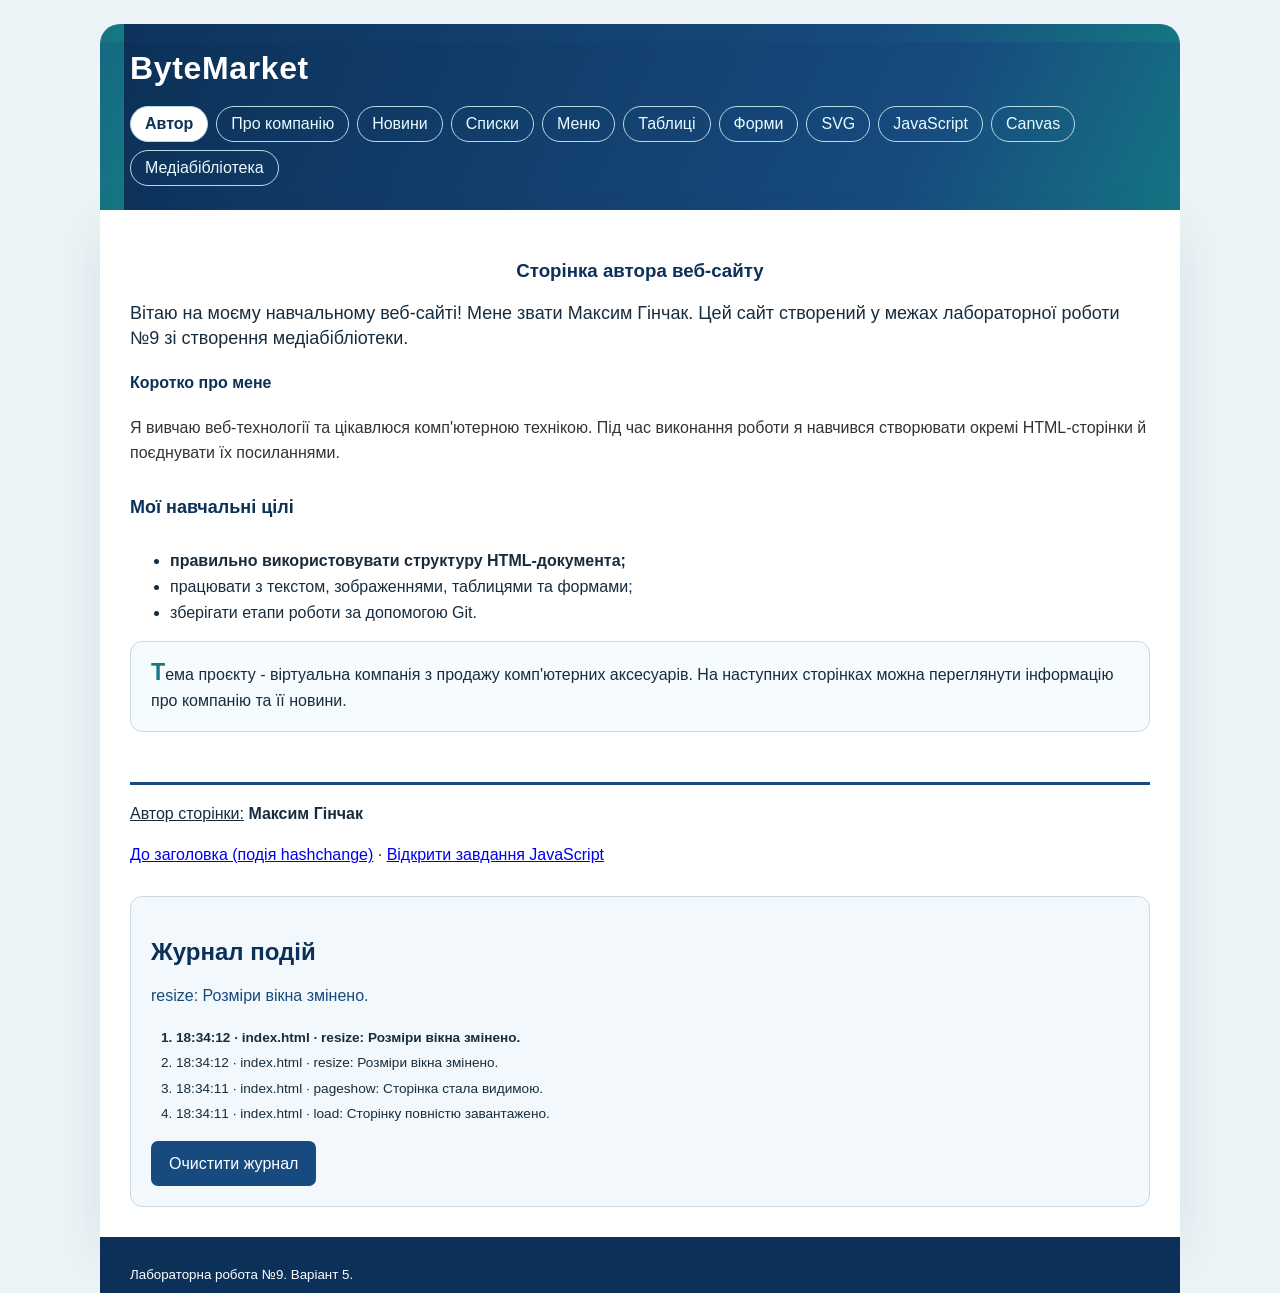
<file: index.html>
<!DOCTYPE html>
<html lang="uk">
<head>
  <meta charset="UTF-8">
  <meta name="Author" content="Максим Гінчак">
  <meta name="Description" content="Сторінка автора навчального веб-сайту ByteMarket">
  <meta name="Keywords" content="HTML, автор, лабораторна робота, комп'ютерні аксесуари">
  <meta name="viewport" content="width=device-width, initial-scale=1.0">
  <title>ByteMarket - сторінка автора</title>
  <link rel="stylesheet" href="assets/css/styles.css">
  <link rel="stylesheet" href="assets/css/javascript.css">
  <script src="assets/js/events.js" defer></script>
</head>
<body
  onload="LabEvents.record('load', 'Сторінку повністю завантажено.')"
  onpageshow="LabEvents.record('pageshow', 'Сторінка стала видимою.')"
  onpagehide="LabEvents.record('pagehide', 'Вихід зі сторінки.')"
  onfocus="LabEvents.record('focus', 'Вікно отримало фокус.')"
  onblur="LabEvents.record('blur', 'Вікно втратило фокус.')"
  onresize="LabEvents.record('resize', 'Розміри вікна змінено.')"
  onbeforeprint="LabEvents.record('beforeprint', 'Підготовка до друку.')"
  onafterprint="LabEvents.record('afterprint', 'Діалог друку закрито.')"
  ononline="LabEvents.record('online', 'З’єднання відновлено.')"
  onoffline="LabEvents.record('offline', 'З’єднання відсутнє.')"
  onhashchange="LabEvents.record('hashchange', 'Змінився якір адреси.')">
  <header class="site-header">
    <h1>ByteMarket</h1>
    <nav id="site-navigation" aria-label="Головна навігація">
      <a class="active" aria-current="page" href="index.html">Автор</a>
      <a href="company.html">Про компанію</a>
      <a href="news.html">Новини</a>
      <a href="lists.html">Списки</a>
      <a href="menu.html">Меню</a>
      <a href="tables.html">Таблиці</a>
      <a href="forms.html">Форми</a>
      <a href="svg.html">SVG</a>
      <a href="javascript.html">JavaScript</a>
          <a href="canvas.html">Canvas</a>
          <a href="media.html">Медіабібліотека</a>
    </nav>
  </header>

  <main class="site-main">
    <h3 id="author-title" title="Сторінка автора">Сторінка автора веб-сайту</h3>

    <p class="author-greeting" title="Привітання від автора">
      Вітаю на моєму навчальному веб-сайті! Мене звати Максим Гінчак. Цей сайт створений
      у межах лабораторної роботи №9 зі створення медіабібліотеки.
    </p>

    <h4 id="about-author" title="Інформація про автора" lang="uk">Коротко про мене</h4>
    <p class="author-interests" title="Інтереси автора">
      Я вивчаю веб-технології та цікавлюся комп'ютерною технікою. Під час виконання
      роботи я навчився створювати окремі HTML-сторінки й поєднувати їх посиланнями.
    </p>

    <h5 class="author-goals" title="Навички автора">Мої навчальні цілі</h5>
    <ul>
      <li>правильно використовувати структуру HTML-документа;</li>
      <li>працювати з текстом, зображеннями, таблицями та формами;</li>
      <li>зберігати етапи роботи за допомогою Git.</li>
    </ul>

    <p class="intro-note" title="Опис проєкту">
      Тема проєкту - віртуальна компанія з продажу комп'ютерних аксесуарів.
      На наступних сторінках можна переглянути інформацію про компанію та її новини.
    </p>

    <br id="author-break" class="page-break" clear="all">
    <hr class="author-divider">

    <p>
      <u id="author-signature" title="Підпис автора" lang="uk">Автор сторінки:</u>
      <b id="author-name" class="author" lang="uk">Максим Гінчак</b>
    </p>
    <p><a href="#author-title">До заголовка (подія hashchange)</a> · <a href="javascript.html">Відкрити завдання JavaScript</a></p>
    <aside class="interaction-panel" aria-label="Журнал подій">
      <h2>Журнал подій</h2>
      <p id="interaction-status" role="status">Взаємодійте зі сторінкою, щоб побачити повідомлення.</p>
      <ol id="event-log" aria-label="Останні 40 подій"></ol>
      <button id="clear-events" type="button">Очистити журнал</button>
    </aside>
  </main>

  <footer class="site-footer">
    <small>Лабораторна робота №9. Варіант 5.</small>
  </footer>
</body>
</html>
</file>
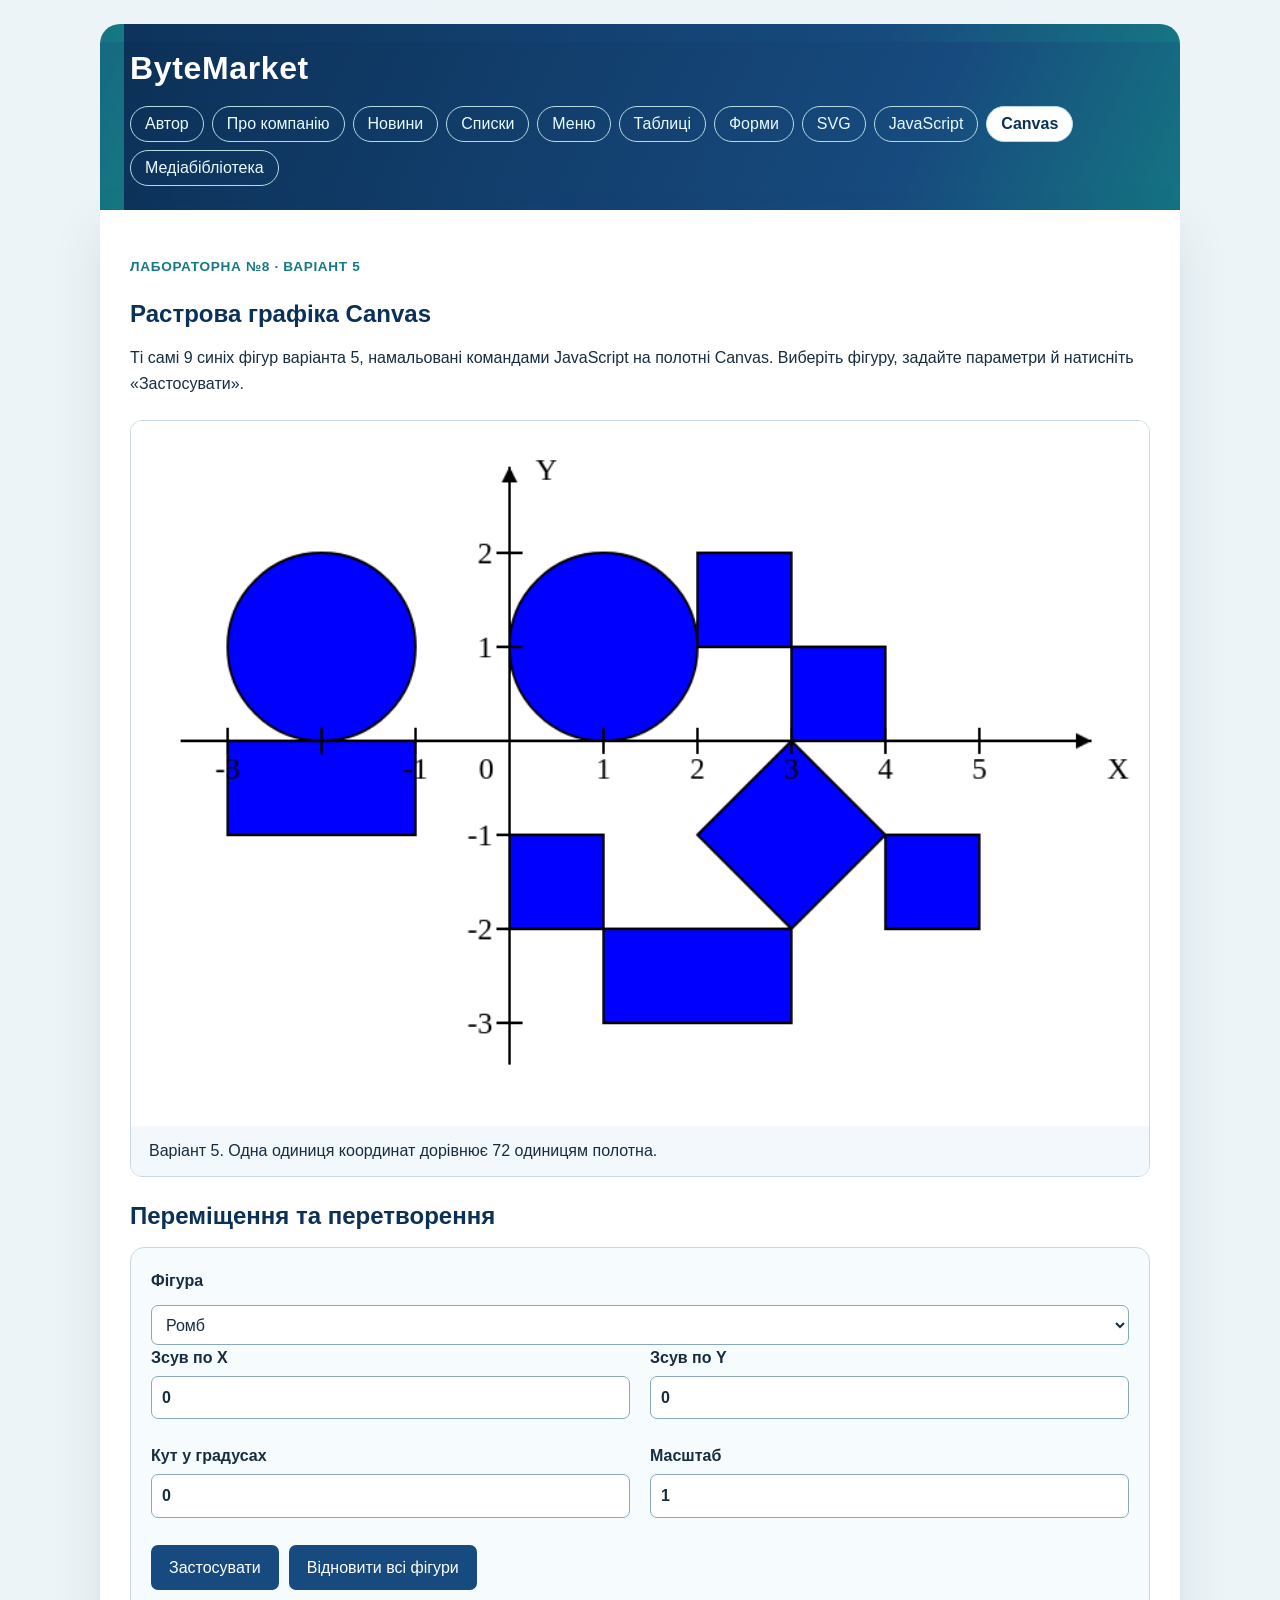
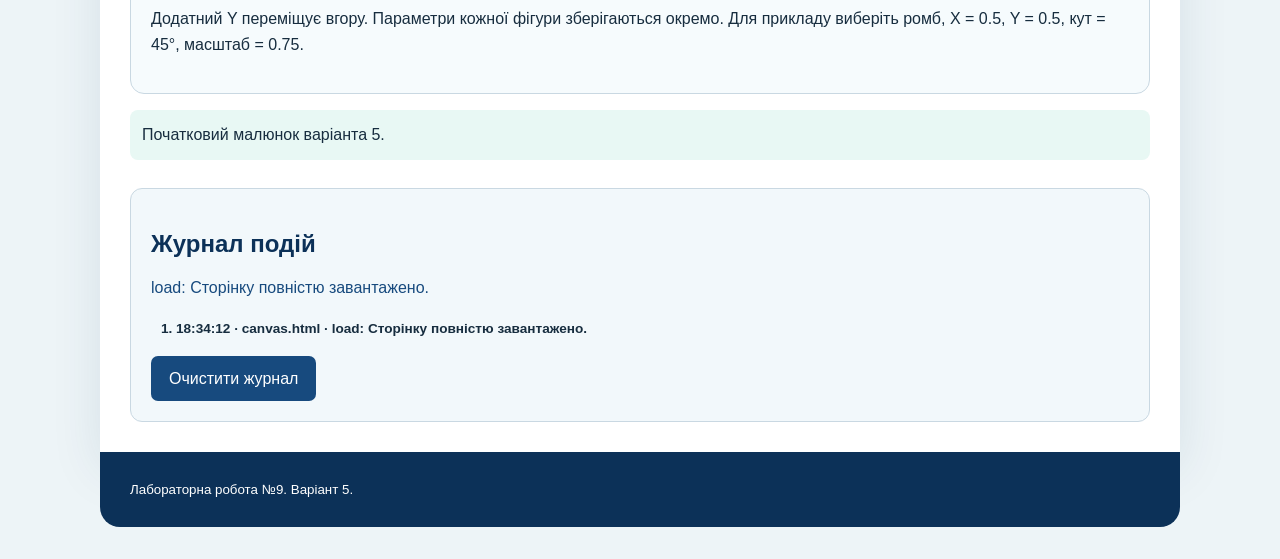
<file: canvas.html>
<!DOCTYPE html>
<html lang="uk">
<head>
  <meta charset="UTF-8">
  <meta name="viewport" content="width=device-width, initial-scale=1.0">
  <meta name="author" content="Максим Гінчак">
  <title>ByteMarket - Растрова графіка Canvas</title>
  <link rel="stylesheet" href="assets/css/styles.css">
  <link rel="stylesheet" href="assets/css/javascript.css">
  <link rel="stylesheet" href="assets/css/canvas.css">
  <script src="assets/js/events.js" defer></script>
  <script src="assets/js/canvas.js" defer></script>
</head>
<body>
  <header class="site-header"><h1>ByteMarket</h1><nav id="site-navigation" aria-label="Головна навігація">
      <a href="index.html">Автор</a>
      <a href="company.html">Про компанію</a>
      <a href="news.html">Новини</a>
      <a href="lists.html">Списки</a>
      <a href="menu.html">Меню</a>
      <a href="tables.html">Таблиці</a>
      <a href="forms.html">Форми</a>
      <a href="svg.html">SVG</a>
      <a href="javascript.html">JavaScript</a>
          <a class="active" aria-current="page" href="canvas.html">Canvas</a>
          <a href="media.html">Медіабібліотека</a>
    </nav></header>
  <main class="site-main">
    <p class="task-label">ЛАБОРАТОРНА №8 · ВАРІАНТ 5</p>
    <h2>Растрова графіка Canvas</h2>
    <p>Ті самі 9 синіх фігур варіанта 5, намальовані командами JavaScript на полотні Canvas. Виберіть фігуру, задайте параметри й натисніть «Застосувати».</p>
    <noscript><p>Увімкніть JavaScript, щоб побачити малюнок і виконати перетворення.</p></noscript>
    <figure class="canvas-frame" id="canvas-example">
      <canvas id="drawing-canvas" width="780" height="540" role="img" aria-label="Варіант 5. Два кола, шість прямокутників і ромб на осях X та Y">Два кола, шість прямокутників і ромб синього кольору.</canvas>
      <figcaption>Варіант 5. Одна одиниця координат дорівнює 72 одиницям полотна.</figcaption>
    </figure>
    <section id="canvas-interaction">
      <h2>Переміщення та перетворення</h2>
      <form id="canvas-controls">
        <label for="figure-select">Фігура</label>
        <select id="figure-select">
          <option value="0">Ліве коло</option><option value="1">Праве коло</option>
          <option value="2">Лівий прямокутник</option><option value="3">Верхній квадрат</option>
          <option value="4">Квадрат сходинки</option><option value="5">Нижній лівий квадрат</option>
          <option value="6">Нижній прямокутник</option><option value="7">Нижній правий квадрат</option>
          <option value="8" selected>Ромб</option>
        </select>
        <div class="canvas-fields">
          <label for="dx">Зсув по X<input id="dx" type="number" min="-0.5" max="0.5" step="0.1" value="0" required></label>
          <label for="dy">Зсув по Y<input id="dy" type="number" min="-0.5" max="0.5" step="0.1" value="0" required></label>
          <label for="angle">Кут у градусах<input id="angle" type="number" min="-180" max="180" step="1" value="0" required></label>
          <label for="scale">Масштаб<input id="scale" type="number" min="0.5" max="1.25" step="0.05" value="1" required></label>
        </div>
        <div class="task-actions"><button type="submit" disabled>Застосувати</button><button type="button" id="canvas-reset" disabled>Відновити всі фігури</button></div>
        <p>Додатний Y переміщує вгору. Параметри кожної фігури зберігаються окремо. Для прикладу виберіть ромб, X = 0.5, Y = 0.5, кут = 45°, масштаб = 0.75.</p>
      </form>
      <p id="canvas-status" role="status">Початковий малюнок варіанта 5.</p>
    </section>
    <aside class="interaction-panel" aria-label="Журнал подій">
      <h2>Журнал подій</h2>
      <p id="interaction-status" role="status">Взаємодійте зі сторінкою, щоб побачити повідомлення.</p>
      <ol id="event-log" aria-label="Останні 40 подій"></ol>
      <button id="clear-events" type="button">Очистити журнал</button>
    </aside>
  </main>
  <footer class="site-footer"><small>Лабораторна робота №9. Варіант 5.</small></footer>
</body>
</html>
</file>
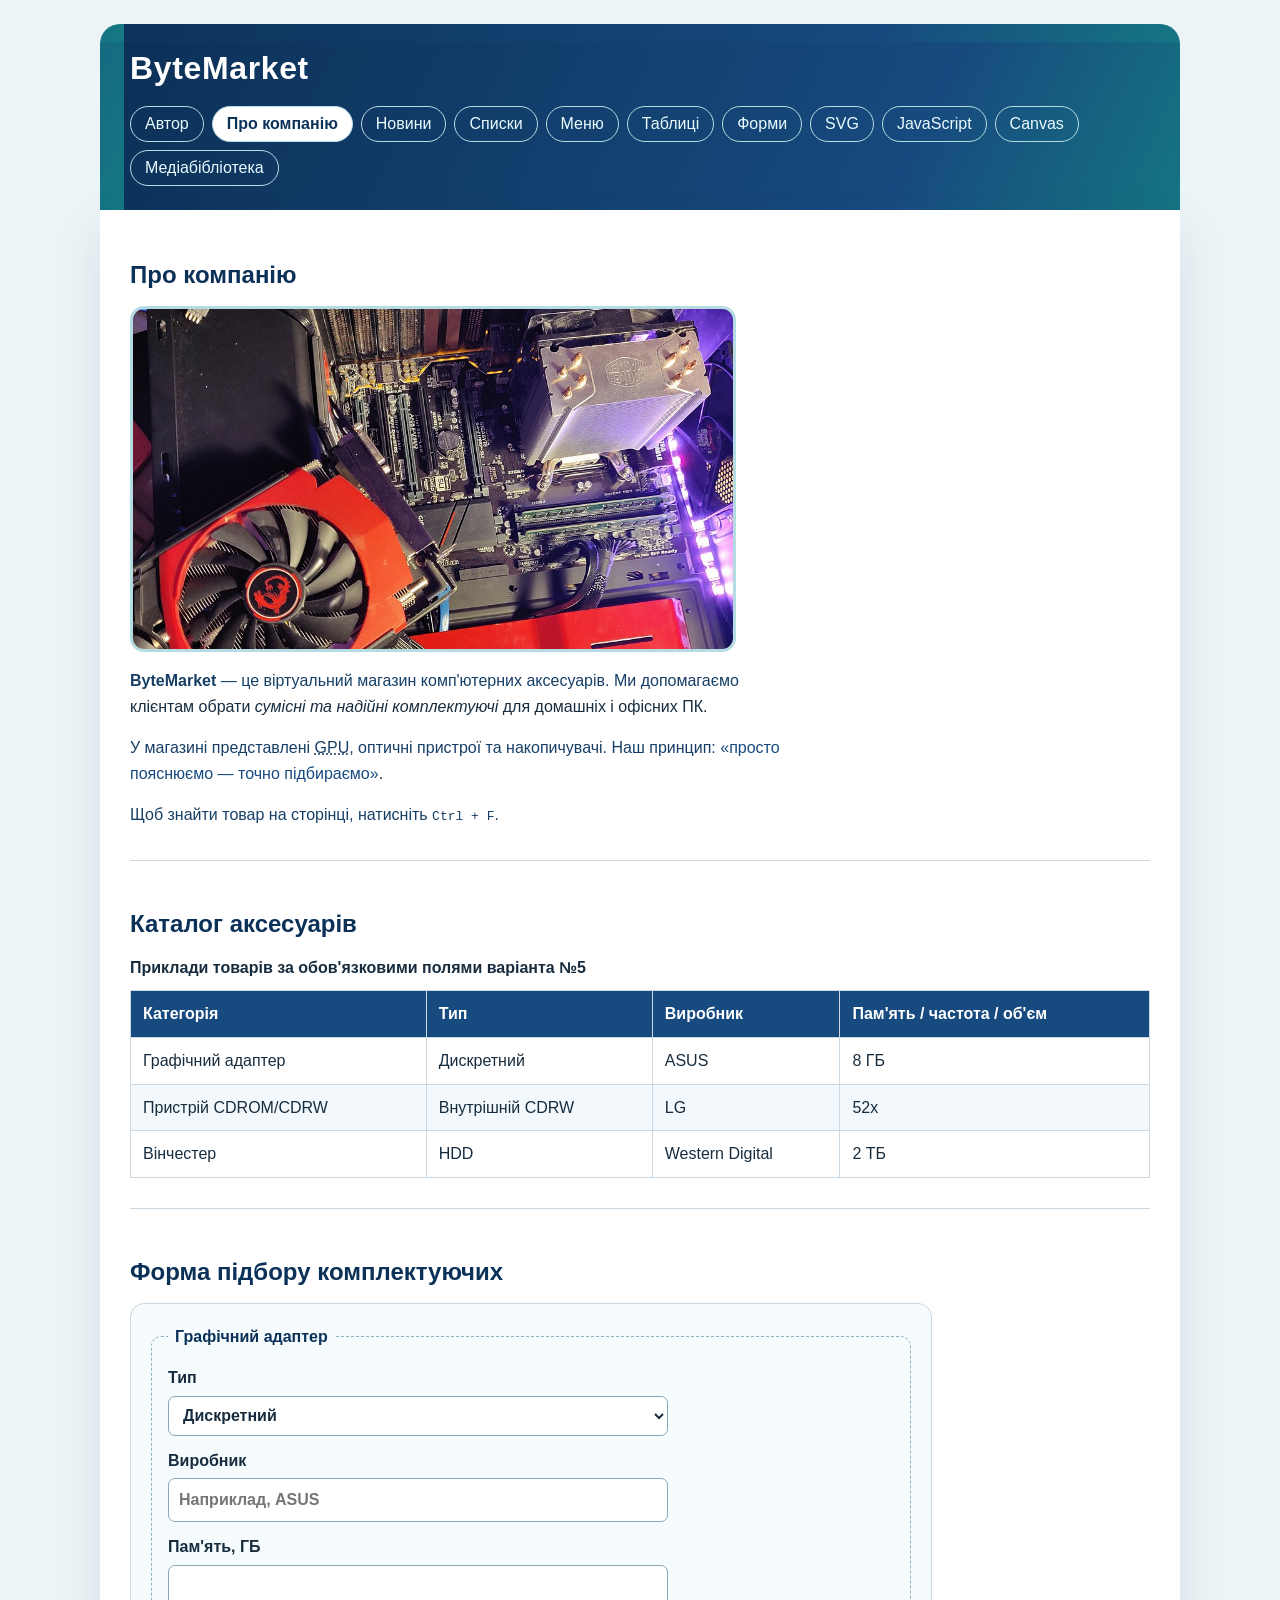
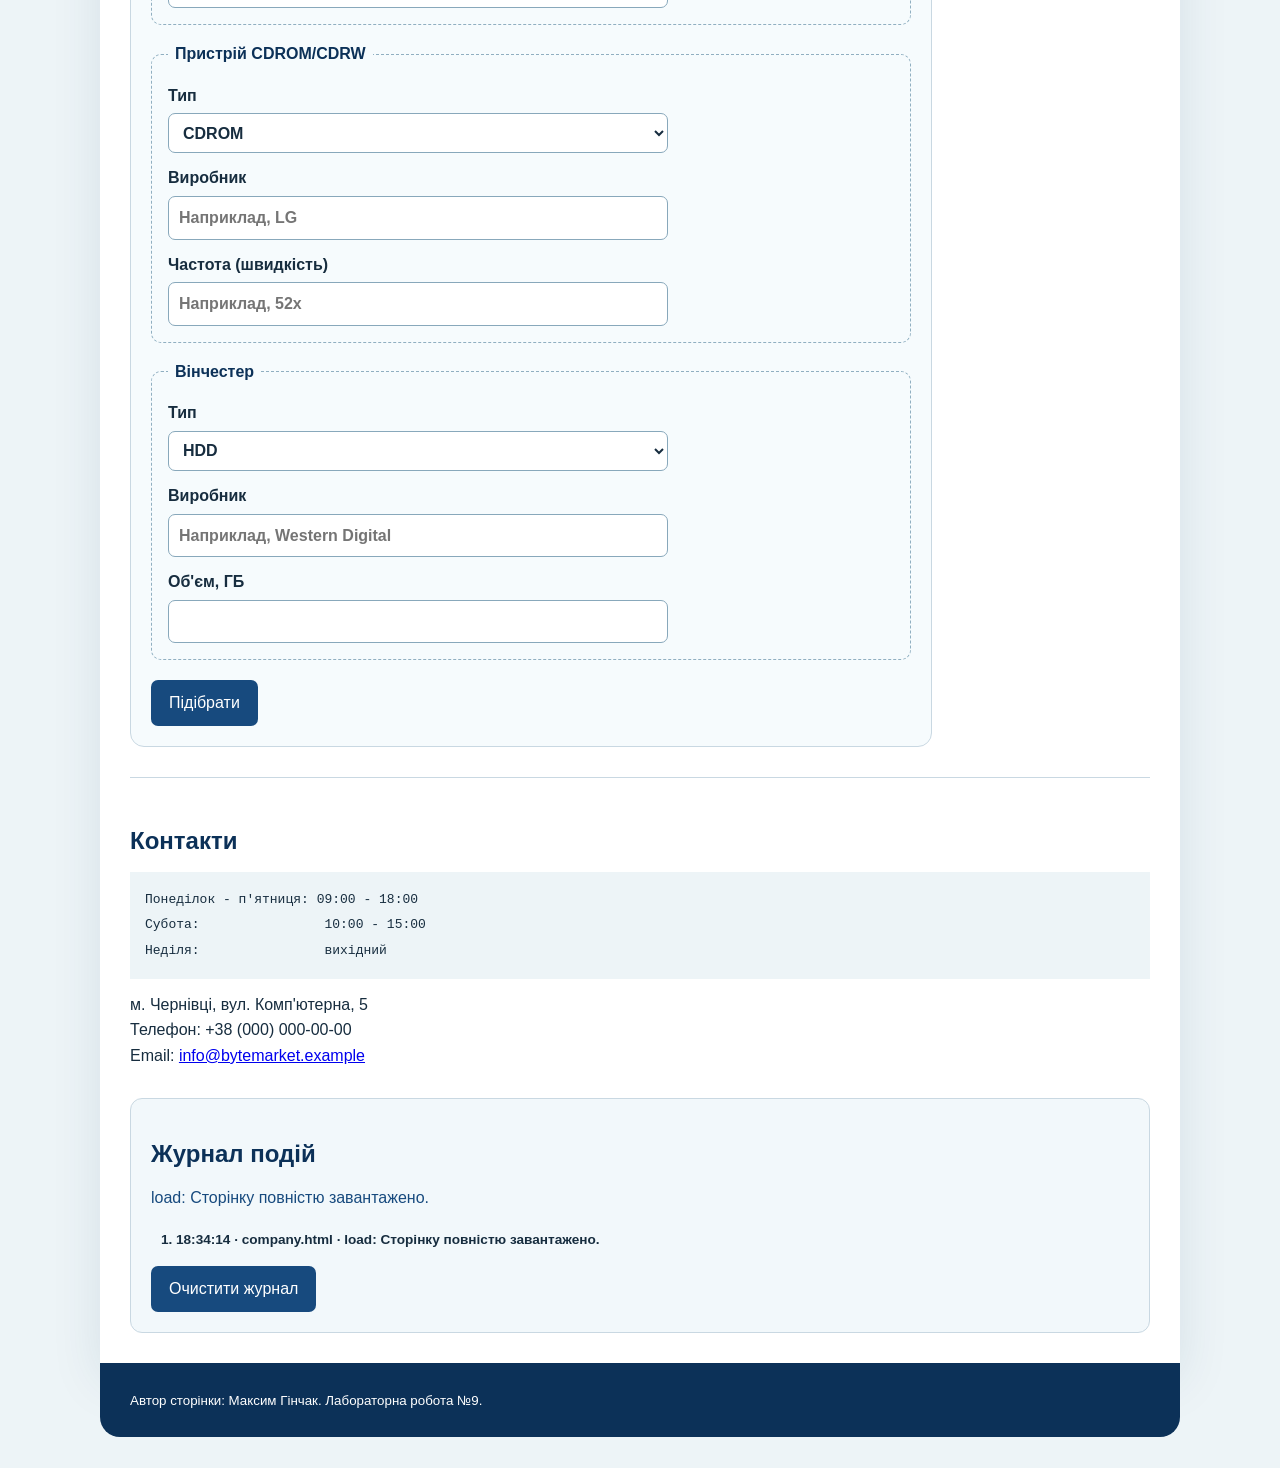
<file: company.html>
<!DOCTYPE html>
<html lang="uk">
<head>
  <meta charset="UTF-8">
  <meta name="Author" content="Максим Гінчак">
  <meta name="Description" content="Інформація про віртуальну компанію ByteMarket">
  <meta name="Keywords" content="комп'ютерні аксесуари, графічний адаптер, CDROM, CDRW, вінчестер">
  <meta name="viewport" content="width=device-width, initial-scale=1.0">
  <title>ByteMarket — про компанію</title>
  <link rel="stylesheet" href="assets/css/styles.css">
  <link rel="stylesheet" href="assets/css/javascript.css">
  <script src="assets/js/events.js" defer></script>
</head>
<body>
  <header class="site-header">
    <h1>ByteMarket</h1>
    <nav id="site-navigation" aria-label="Головна навігація">
      <a href="index.html">Автор</a>
      <a class="active" aria-current="page" href="company.html">Про компанію</a>
      <a href="news.html">Новини</a>
      <a href="lists.html">Списки</a>
      <a href="menu.html">Меню</a>
      <a href="tables.html">Таблиці</a>
      <a href="forms.html">Форми</a>
      <a href="svg.html">SVG</a>
      <a href="javascript.html">JavaScript</a>
          <a href="canvas.html">Canvas</a>
          <a href="media.html">Медіабібліотека</a>
    </nav>
  </header>

  <main class="site-main">
    <section class="content-section">
      <h2>Про компанію</h2>
      <img
        id="company-image"
        title="Комп'ютер із графічним адаптером"
        lang="uk"
        dir="ltr"
        src="assets/images/graphics-card.jpg"
        class="main-image"
        alt="Внутрішні компоненти комп'ютера з графічним адаптером">

      <p>
        <strong id="company-name" title="Назва віртуальної компанії">ByteMarket</strong> —
        це віртуальний магазин комп'ютерних аксесуарів. Ми допомагаємо клієнтам обрати
        <em class="important" lang="uk">сумісні та надійні комплектуючі</em> для домашніх і офісних ПК.
      </p>

      <p>
        У магазині представлені <abbr class="term" lang="uk" title="графічні процесори">GPU</abbr>,
        оптичні пристрої та накопичувачі. Наш принцип:
        <q id="company-quote" dir="ltr">просто пояснюємо — точно підбираємо</q>.
      </p>

      <p>Щоб знайти товар на сторінці, натисніть <kbd class="keyboard" lang="uk">Ctrl + F</kbd>.</p>
    </section>

    <section class="content-section">
      <h2>Каталог аксесуарів</h2>
      <table>
        <caption>Приклади товарів за обов'язковими полями варіанта №5</caption>
        <thead>
          <tr>
            <th>Категорія</th>
            <th>Тип</th>
            <th>Виробник</th>
            <th>Пам'ять / частота / об'єм</th>
          </tr>
        </thead>
        <tbody>
          <tr>
            <td>Графічний адаптер</td>
            <td>Дискретний</td>
            <td>ASUS</td>
            <td>8 ГБ</td>
          </tr>
          <tr>
            <td>Пристрій CDROM/CDRW</td>
            <td>Внутрішній CDRW</td>
            <td>LG</td>
            <td>52x</td>
          </tr>
          <tr>
            <td>Вінчестер</td>
            <td>HDD</td>
            <td>Western Digital</td>
            <td>2 ТБ</td>
          </tr>
        </tbody>
      </table>
    </section>

    <section class="content-section">
      <h2>Форма підбору комплектуючих</h2>
      <form action="#" method="get">
        <fieldset>
          <legend>Графічний адаптер</legend>
          <label>Тип
            <select name="gpu-type">
              <option>Дискретний</option>
              <option>Інтегрований</option>
            </select>
          </label>
          <label>Виробник <input type="text" name="gpu-manufacturer" placeholder="Наприклад, ASUS"></label>
          <label>Пам'ять, ГБ <input type="number" name="gpu-memory" min="1" max="48"></label>
        </fieldset>

        <fieldset>
          <legend>Пристрій CDROM/CDRW</legend>
          <label>Тип
            <select name="optical-type">
              <option>CDROM</option>
              <option>CDRW</option>
            </select>
          </label>
          <label>Виробник <input type="text" name="optical-manufacturer" placeholder="Наприклад, LG"></label>
          <label>Частота (швидкість) <input type="text" name="optical-speed" placeholder="Наприклад, 52x"></label>
        </fieldset>

        <fieldset>
          <legend>Вінчестер</legend>
          <label>Тип
            <select name="drive-type">
              <option>HDD</option>
              <option>SSD</option>
            </select>
          </label>
          <label>Виробник <input type="text" name="drive-manufacturer" placeholder="Наприклад, Western Digital"></label>
          <label>Об'єм, ГБ <input type="number" name="drive-capacity" min="128" step="128"></label>
        </fieldset>

        <button type="submit">Підібрати</button>
      </form>
    </section>

    <section class="content-section">
      <h2>Контакти</h2>
      <pre id="work-hours" title="Графік роботи">
Понеділок - п'ятниця: 09:00 - 18:00
Субота:                10:00 - 15:00
Неділя:                вихідний</pre>

      <address dir="ltr">
        м. Чернівці, вул. Комп'ютерна, 5<br>
        Телефон: +38 (000) 000-00-00<br>
        Email: <a href="mailto:info@bytemarket.example">info@bytemarket.example</a>
      </address>
    </section>
    <aside class="interaction-panel" aria-label="Журнал подій">
      <h2>Журнал подій</h2>
      <p id="interaction-status" role="status">Взаємодійте зі сторінкою, щоб побачити повідомлення.</p>
      <ol id="event-log" aria-label="Останні 40 подій"></ol>
      <button id="clear-events" type="button">Очистити журнал</button>
    </aside>
  </main>

  <footer class="site-footer">
    <small>Автор сторінки: Максим Гінчак. Лабораторна робота №9.</small>
  </footer>
</body>
</html>
</file>
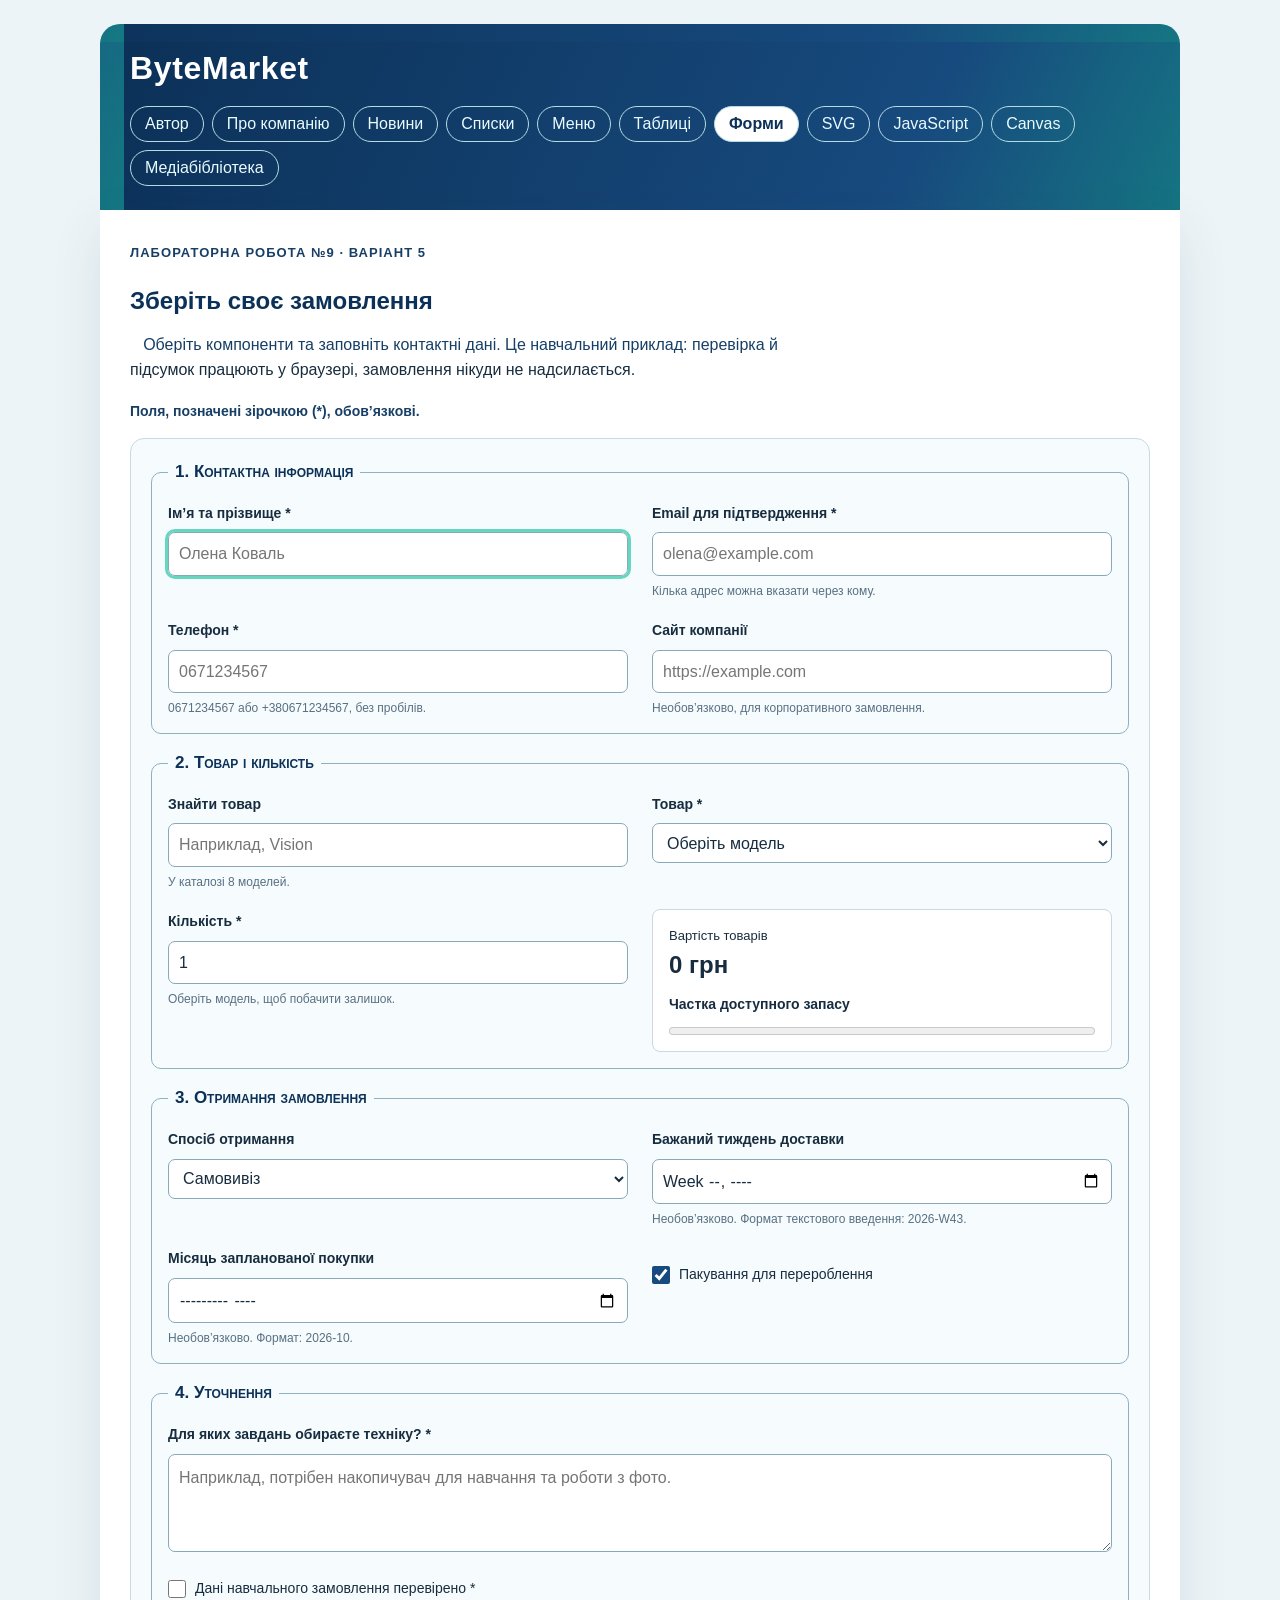
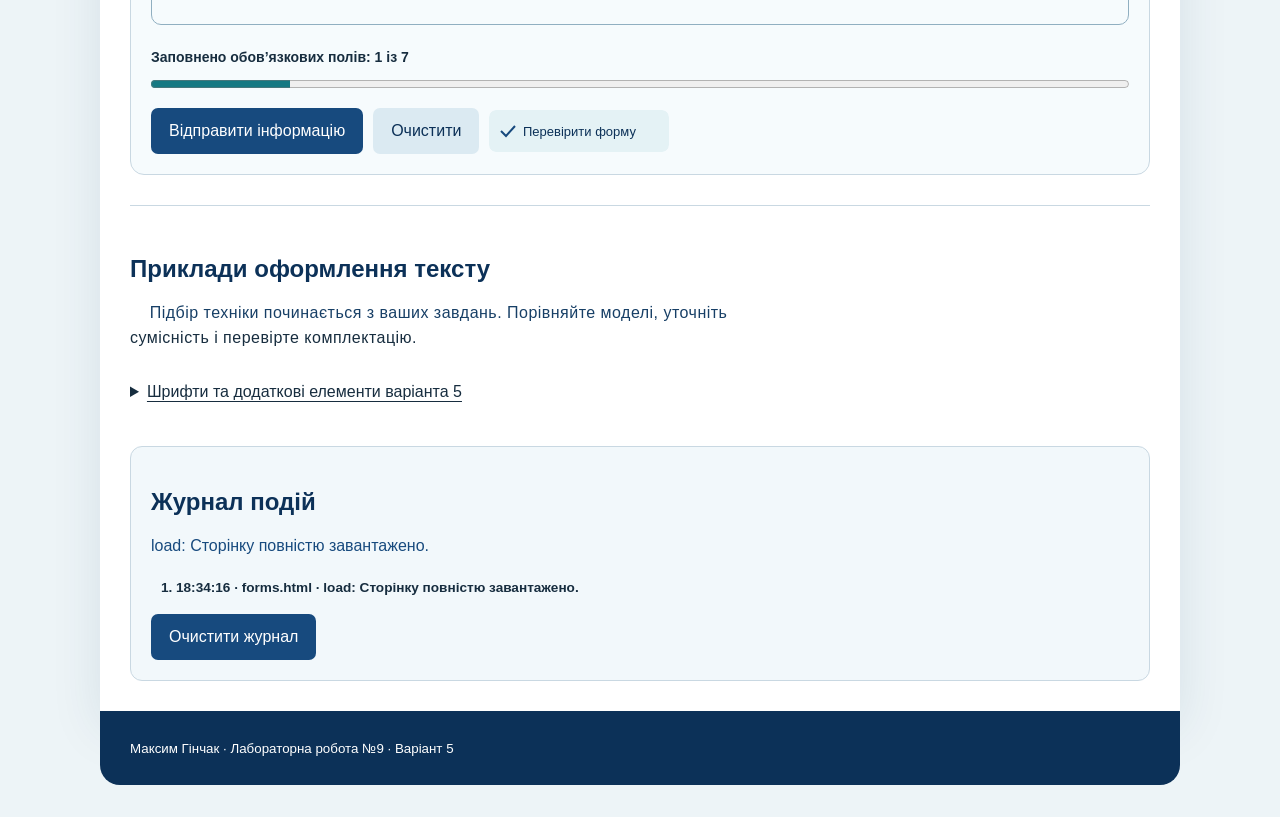
<file: forms.html>
<!DOCTYPE html>
<html lang="uk">
<head>
  <meta charset="UTF-8">
  <meta name="author" content="Максим Гінчак">
  <meta name="description" content="Форма замовлення ByteMarket. Лабораторна робота №9, варіант 5.">
  <meta name="viewport" content="width=device-width, initial-scale=1.0">
  <title>ByteMarket — форми замовлення</title>
  <link rel="icon" href="assets/images/favicon.svg" type="image/svg+xml">
  <link rel="stylesheet" href="assets/css/styles.css">
  <link rel="stylesheet" href="assets/css/forms.css">
  <script src="assets/js/forms.js" defer></script>
  <link rel="stylesheet" href="assets/css/javascript.css">
  <script src="assets/js/events.js" defer></script>
</head>
<body>
  <header class="site-header">
    <h1>ByteMarket</h1>
    <nav id="site-navigation" aria-label="Головна навігація">
      <a href="index.html">Автор</a>
      <a href="company.html">Про компанію</a>
      <a href="news.html">Новини</a>
      <a href="lists.html">Списки</a>
      <a href="menu.html">Меню</a>
      <a href="tables.html">Таблиці</a>
      <a href="forms.html" class="active" aria-current="page">Форми</a>
      <a href="svg.html">SVG</a>
      <a href="javascript.html">JavaScript</a>
          <a href="canvas.html">Canvas</a>
          <a href="media.html">Медіабібліотека</a>
    </nav>
  </header>
  <main class="site-main">
    <section class="content-section" aria-labelledby="forms-title">
      <p class="eyebrow">Лабораторна робота №9 · Варіант 5</p>
      <h2 id="forms-title">Зберіть своє замовлення</h2>
      <p class="form-intro">Оберіть компоненти та заповніть контактні дані. Це навчальний приклад: перевірка й підсумок працюють у браузері, замовлення нікуди не надсилається.</p>
      <p class="required-note">Поля, позначені зірочкою (*), обов’язкові.</p>
      <noscript><p>Для локальної перевірки та підсумку увімкніть JavaScript. Без нього кнопки надсилання вимкнені.</p></noscript>
      <form id="order-form" name="order" autocomplete="on" action="#" class="order-form" dir="ltr" style="font-style: normal;" lang="uk">
        <fieldset id="contact-fields">
          <legend lang="uk" title="Контактні дані покупця" dir="ltr">1. Контактна інформація</legend>
          <div class="form-grid">
            <div class="field">
              <!-- Атрибут form у label залишено на вимогу варіанта 5. -->
              <!--suppress HtmlUnknownAttribute -->
              <label id="customer-label" for="customer" form="order-form" title="Від 2 до 80 символів">Ім’я та прізвище *</label>
              <input id="customer" name="customer" type="text" required minlength="2" maxlength="80" autocomplete="name" autofocus style="font-weight: 400;" placeholder="Олена Коваль"></div>
            <div class="field"><label for="email">Email для підтвердження *</label>
              <input id="email" name="email" type="email" multiple required autocomplete="email" maxlength="160" placeholder="olena@example.com" aria-describedby="email-hint">
              <small id="email-hint">Кілька адрес можна вказати через кому.</small></div>
            <div class="field"><label for="phone">Телефон *</label>
              <input id="phone" name="phone" type="tel" required autocomplete="tel" maxlength="13" pattern="(\+380|0)[0-9]{9}" placeholder="0671234567" aria-describedby="phone-hint">
              <small id="phone-hint">0671234567 або +380671234567, без пробілів.</small></div>
            <div class="field"><label for="website">Сайт компанії</label>
              <input id="website" name="website" type="url" autocomplete="url" maxlength="200" placeholder="https://example.com">
              <small>Необов’язково, для корпоративного замовлення.</small></div>
          </div>
        </fieldset>
        <fieldset id="product-fields">
          <legend lang="uk" title="Вибір товару та кількості" dir="ltr">2. Товар і кількість</legend>
          <div class="form-grid">
            <div class="field"><label for="product-search">Знайти товар</label>
              <input id="product-search" name="search" type="search" maxlength="60" placeholder="Наприклад, Vision" aria-describedby="search-status">
              <small id="search-status" role="status">У каталозі 8 моделей.</small></div>
            <div class="field"><label for="product">Товар *</label>
              <select id="product" name="product" required>
                <option value="" selected>Оберіть модель</option>
                <optgroup label="Графічні адаптери" style="font-style: normal;" class="product-group" id="gpu-options">
                  <option value="vision" data-price="8900" data-stock="12">BM Vision 8G — 8 900 грн</option>
                  <option value="vision-kit" data-price="9150" data-stock="8">BM Vision 8G + HDMI — 9 150 грн</option>
                </optgroup>
                <optgroup label="Накопичувачі">
                  <option value="swift" data-price="2600" data-stock="20">BM Swift 1TB — 2 600 грн</option>
                  <option value="archive" data-price="2100" data-stock="15">BM Archive 2TB — 2 100 грн</option>
                </optgroup>
                <optgroup label="Оптичні приводи">
                  <option value="disc" data-price="850" data-stock="6">BM Disc RW — 850 грн</option>
                  <option value="portable" data-price="1200" data-stock="10">BM Disc Portable — 1 200 грн</option>
                </optgroup>
                <optgroup label="Аксесуари">
                  <option value="mouse" data-price="450" data-stock="30">BM Click Pro — 450 грн</option>
                  <option value="keyboard" data-price="650" data-stock="25">BM Type Classic — 650 грн</option>
                </optgroup>
              </select></div>
            <div class="field"><label for="quantity">Кількість *</label>
              <input id="quantity" name="quantity" type="number" value="1" min="1" max="30" step="1" required aria-describedby="stock-hint">
              <small id="stock-hint">Оберіть модель, щоб побачити залишок.</small></div>
            <div class="field total-card"><span>Вартість товарів</span><output id="total" for="product quantity" form="order-form">0 грн</output>
              <label for="stock-meter">Частка доступного запасу</label>
              <meter id="stock-meter" class="stock-meter" title="Кількість замовлених одиниць відносно залишку" max="30" min="0" high="24" low="1" optimum="1" value="0">0 із 30</meter>
            </div>
          </div>
        </fieldset>
        <fieldset id="delivery-fields">
          <legend lang="uk" title="Бажані строки та спосіб отримання" dir="ltr">3. Отримання замовлення</legend>
          <div class="form-grid">
            <div class="field"><label for="delivery-method">Спосіб отримання</label>
              <select id="delivery-method" name="delivery"><option value="pickup">Самовивіз</option><option value="post">Поштове відділення</option><option value="courier">Кур’єр</option></select></div>
            <div class="field"><label for="delivery-week">Бажаний тиждень доставки</label>
              <input id="delivery-week" name="week" type="week"><small>Необов’язково. Формат текстового введення: 2026-W43.</small></div>
            <div class="field"><label for="purchase-month">Місяць запланованої покупки</label>
              <input id="purchase-month" name="month" type="month"><small>Необов’язково. Формат: 2026-10.</small></div>
            <div class="field"><label class="check-label" for="packaging"><input id="packaging" name="packaging" type="checkbox" value="recyclable" checked> Пакування для перероблення</label></div>
          </div>
        </fieldset>
        <fieldset id="request-fields">
          <legend lang="uk" title="Побажання до замовлення" dir="ltr">4. Уточнення</legend>
          <label for="request">Для яких завдань обираєте техніку? *</label>
          <textarea id="request" name="request" dirname="request.dir" lang="uk" title="Від 10 до 500 символів" required class="request-text" style="resize: vertical;" minlength="10" maxlength="500" rows="3" placeholder="Наприклад, потрібен накопичувач для навчання та роботи з фото."></textarea>
          <label class="check-label" for="confirmation"><input id="confirmation" name="confirmation" type="checkbox" value="confirmed" required> Дані навчального замовлення перевірено *</label>
        </fieldset>
        <div id="completion-panel" class="completion-panel">
          <label for="form-progress">Заповнено обов’язкових полів: <span id="progress-text">1 із 7</span></label>
          <progress max="7" id="form-progress" lang="uk" value="1">1 із 7</progress>
          <p id="validation-status" role="status" aria-live="polite"></p>
        </div>
        <div class="form-actions">
          <input id="submit-order" type="submit" value="Відправити інформацію" formtarget="_self" disabled>
          <button form="order-form" type="reset" name="clear">Очистити</button>
          <input id="preview-order" type="image" src="assets/images/check-order.svg" alt="Перевірити форму" width="180" height="42" formtarget="_self" disabled>
        </div>
      </form>
      <section id="order-result" class="order-result" aria-labelledby="result-title" hidden>
        <h3 id="result-title">Дані перевірено</h3>
        <p id="result-message"></p>
        <dl id="result-details"></dl>
      </section>
    </section>
    <section class="content-section typography-section" aria-labelledby="typography-title">
      <h2 id="typography-title">Приклади оформлення тексту</h2>
      <p class="typography-intro">Підбір техніки починається з ваших завдань. Порівняйте моделі, уточніть сумісність і перевірте комплектацію.</p>
      <details id="learning-details">
        <summary title="Приклади HTML і CSS варіанта 5" class="learning-summary" id="learning-summary">Шрифти та додаткові елементи варіанта 5</summary>
        <div id="typography-samples" class="typography-samples">
          <p class="family-sans">ByteMarket: sans-serif, вага 900.</p>
          <p class="family-lucida">ByteMarket: Lucida Sans Unicode, легший шрифт.</p>
          <p class="family-regular">ByteMarket: Lucida Sans Regular, small-caps.</p>
          <p class="family-geneva">ByteMarket: Geneva, semi-condensed.</p>
          <p class="family-narrow">ByteMarket: Arial Narrow, extra-expanded.</p>
          <p class="system-font">Шрифт системних піктограм: font: icon.</p>
          <pre class="preformatted-sample">Модель       Кількість
BM Vision    1</pre>
          <label for="operator-note">Службова примітка (лише для перегляду)</label>
          <textarea id="operator-note" disabled dirname="operator-note.dir" lang="uk" title="Недоступне для редагування поле" class="disabled-text" style="resize: none;" rows="2">Навчальний каталог. Дані вигадані.</textarea>
          <button form="order-form" type="button" name="unavailable" disabled>Недоступна дія</button>
          <p>Застарілий тег keygen наведено за умовою; сучасний браузер не створює через нього ключі.</p>
          <keygen id="legacy-keygen" dir="ltr" form="order-form" style="display: none;" lang="uk"></keygen>
          <p class="legacy-speech">Звукові властивості попередніх версій CSS наведено в forms.css для навчального прикладу.</p>
        </div>
      </details>
    </section>
    <aside class="interaction-panel" aria-label="Журнал подій">
      <h2>Журнал подій</h2>
      <p id="interaction-status" role="status">Взаємодійте зі сторінкою, щоб побачити повідомлення.</p>
      <ol id="event-log" aria-label="Останні 40 подій"></ol>
      <button id="clear-events" type="button">Очистити журнал</button>
    </aside>
  </main>
  <footer class="site-footer"><small>Максим Гінчак · Лабораторна робота №9 · Варіант 5</small></footer>
</body>
</html>
</file>
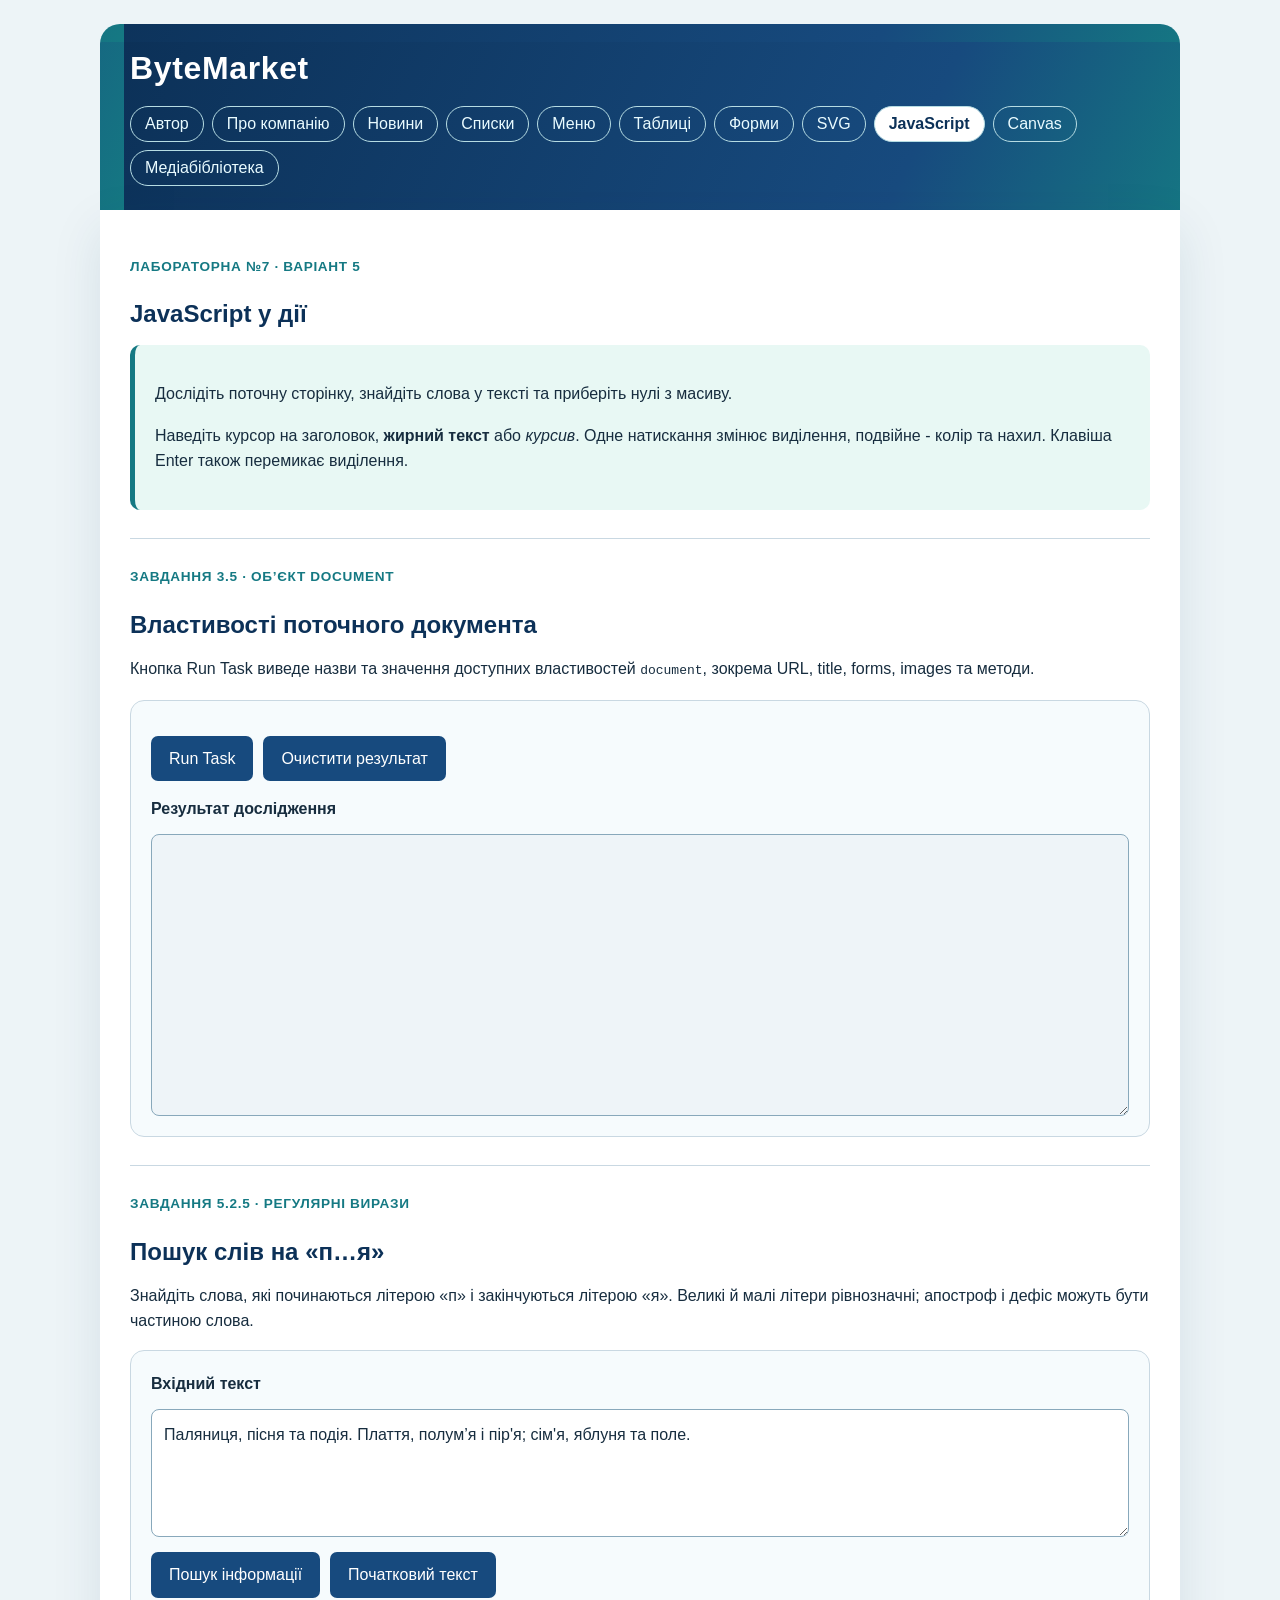
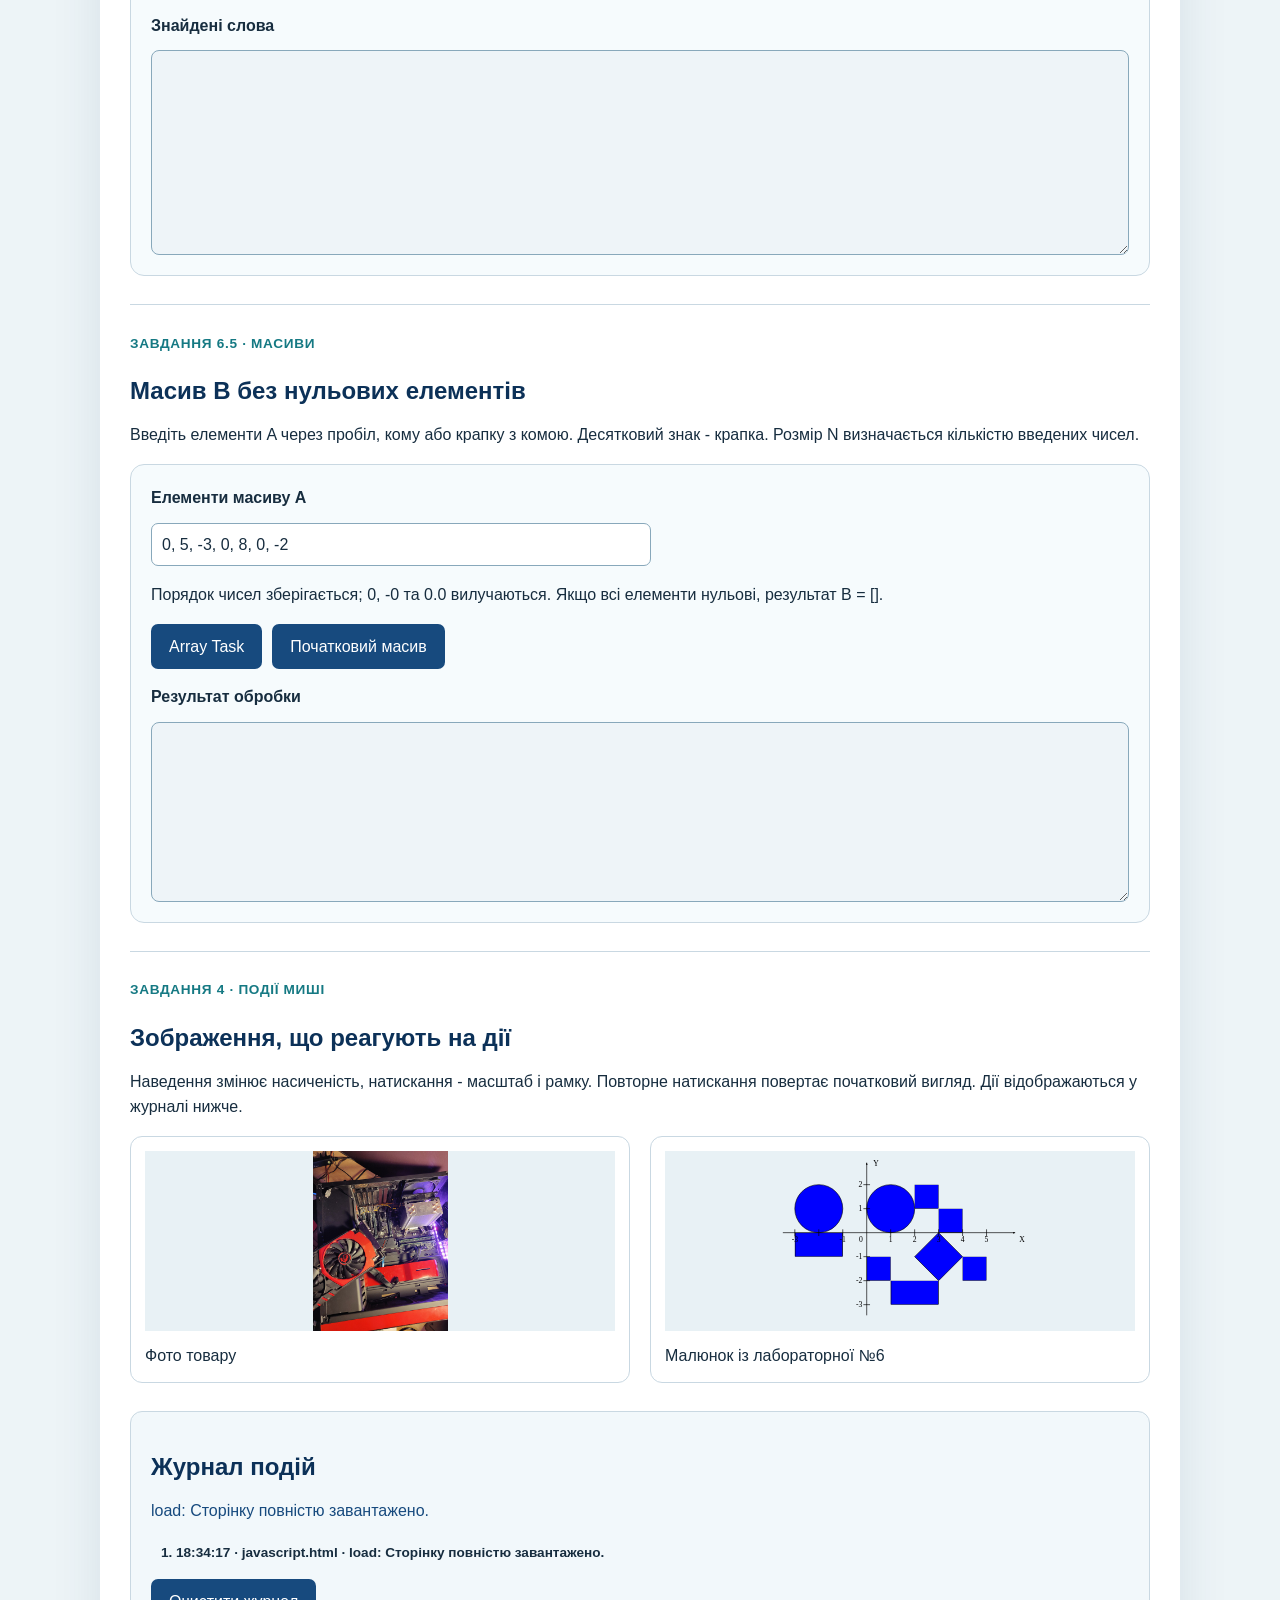
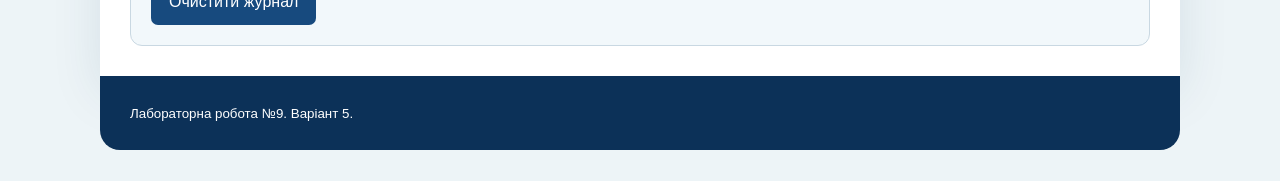
<file: javascript.html>
<!DOCTYPE html>
<html lang="uk">
<head>
  <meta charset="UTF-8">
  <meta name="viewport" content="width=device-width, initial-scale=1.0">
  <meta name="author" content="Максим Гінчак">
  <meta name="description" content="Лабораторна №7: події, властивості document, регулярні вирази та масиви. Варіант 5.">
  <title>ByteMarket - JavaScript, варіант 5</title>
  <link rel="stylesheet" href="assets/css/styles.css">
  <link rel="stylesheet" href="assets/css/javascript.css">
  <script src="assets/js/events.js" defer></script>
  <script src="assets/js/tasks.js" defer></script>
</head>
<body>
  <header class="site-header">
    <h1>ByteMarket</h1>
    <nav id="site-navigation" aria-label="Головна навігація">
      <a href="index.html">Автор</a>
      <a href="company.html">Про компанію</a>
      <a href="news.html">Новини</a>
      <a href="lists.html">Списки</a>
      <a href="menu.html">Меню</a>
      <a href="tables.html">Таблиці</a>
      <a href="forms.html">Форми</a>
      <a href="svg.html">SVG</a>
      <a class="active" aria-current="page" href="javascript.html">JavaScript</a>
          <a href="canvas.html">Canvas</a>
          <a href="media.html">Медіабібліотека</a>
    </nav>
  </header>
  <main class="site-main">
    <p class="task-label">ЛАБОРАТОРНА №7 · ВАРІАНТ 5</p>
    <h2>JavaScript у дії</h2>
    <div class="task-intro">
      <p>Дослідіть поточну сторінку, знайдіть слова у тексті та приберіть нулі з масиву.</p>
      <p>Наведіть курсор на заголовок, <b>жирний текст</b> або <i>курсив</i>. Одне натискання змінює виділення, подвійне - колір та нахил. Клавіша Enter також перемикає виділення.</p>
    </div>
    <noscript><p class="task-intro">Для виконання завдань увімкніть JavaScript у браузері.</p></noscript>

    <section id="document-task" class="task-section">
      <p class="task-label">ЗАВДАННЯ 3.5 · ОБ’ЄКТ DOCUMENT</p>
      <h2>Властивості поточного документа</h2>
      <p>Кнопка Run Task виведе назви та значення доступних властивостей <code>document</code>, зокрема URL, title, forms, images та методи.</p>
      <form id="document-form" data-task>
        <div class="task-actions">
          <button type="submit" disabled>Run Task</button>
          <button type="reset">Очистити результат</button>
        </div>
        <p id="document-status" role="status"></p>
        <label for="document-result">Результат дослідження</label>
        <textarea id="document-result" rows="10" readonly spellcheck="false"></textarea>
      </form>
    </section>

    <section id="search-task" class="task-section">
      <p class="task-label">ЗАВДАННЯ 5.2.5 · РЕГУЛЯРНІ ВИРАЗИ</p>
      <h2>Пошук слів на «п…я»</h2>
      <p>Знайдіть слова, які починаються літерою «п» і закінчуються літерою «я». Великі й малі літери рівнозначні; апостроф і дефіс можуть бути частиною слова.</p>
      <form id="search-form" data-task>
        <label for="search-text">Вхідний текст</label>
        <textarea id="search-text" rows="4" required>Паляниця, пісня та подія. Плаття, полум’я і пір'я; сім'я, яблуня та поле.</textarea>
        <div class="task-actions">
          <button type="submit" disabled>Пошук інформації</button>
          <button type="reset">Початковий текст</button>
        </div>
        <label for="search-result">Знайдені слова</label>
        <textarea id="search-result" rows="7" readonly spellcheck="false"></textarea>
      </form>
    </section>

    <section id="array-task" class="task-section">
      <p class="task-label">ЗАВДАННЯ 6.5 · МАСИВИ</p>
      <h2>Масив B без нульових елементів</h2>
      <p>Введіть елементи A через пробіл, кому або крапку з комою. Десятковий знак - крапка. Розмір N визначається кількістю введених чисел.</p>
      <form id="array-form" data-task>
        <label for="array-input">Елементи масиву A</label>
        <input id="array-input" type="text" value="0, 5, -3, 0, 8, 0, -2" required aria-describedby="array-help">
        <p id="array-help">Порядок чисел зберігається; 0, -0 та 0.0 вилучаються. Якщо всі елементи нульові, результат B = [].</p>
        <div class="task-actions">
          <button type="submit" disabled>Array Task</button>
          <button type="reset">Початковий масив</button>
        </div>
        <label for="array-result">Результат обробки</label>
        <textarea id="array-result" rows="6" readonly spellcheck="false"></textarea>
      </form>
    </section>

    <section id="image-task" class="task-section">
      <p class="task-label">ЗАВДАННЯ 4 · ПОДІЇ МИШІ</p>
      <h2>Зображення, що реагують на дії</h2>
      <p>Наведення змінює насиченість, натискання - масштаб і рамку. Повторне натискання повертає початковий вигляд. Дії відображаються у журналі нижче.</p>
      <div class="image-demos">
        <figure>
          <img src="assets/images/graphics-card.jpg" alt="Відеокарта ByteMarket" width="960" height="1280" data-mouse-demo>
          <figcaption>Фото товару</figcaption>
        </figure>
        <figure>
          <img src="assets/svg/variant5-static.svg" alt="SVG-композиція варіанта 5" width="780" height="540" data-mouse-demo>
          <figcaption>Малюнок із лабораторної №6</figcaption>
        </figure>
      </div>
    </section>
    <aside class="interaction-panel" aria-label="Журнал подій">
      <h2>Журнал подій</h2>
      <p id="interaction-status" role="status">Взаємодійте зі сторінкою, щоб побачити повідомлення.</p>
      <ol id="event-log" aria-label="Останні 40 подій"></ol>
      <button id="clear-events" type="button">Очистити журнал</button>
    </aside>
  </main>
  <footer class="site-footer"><small>Лабораторна робота №9. Варіант 5.</small></footer>
</body>
</html>
</file>
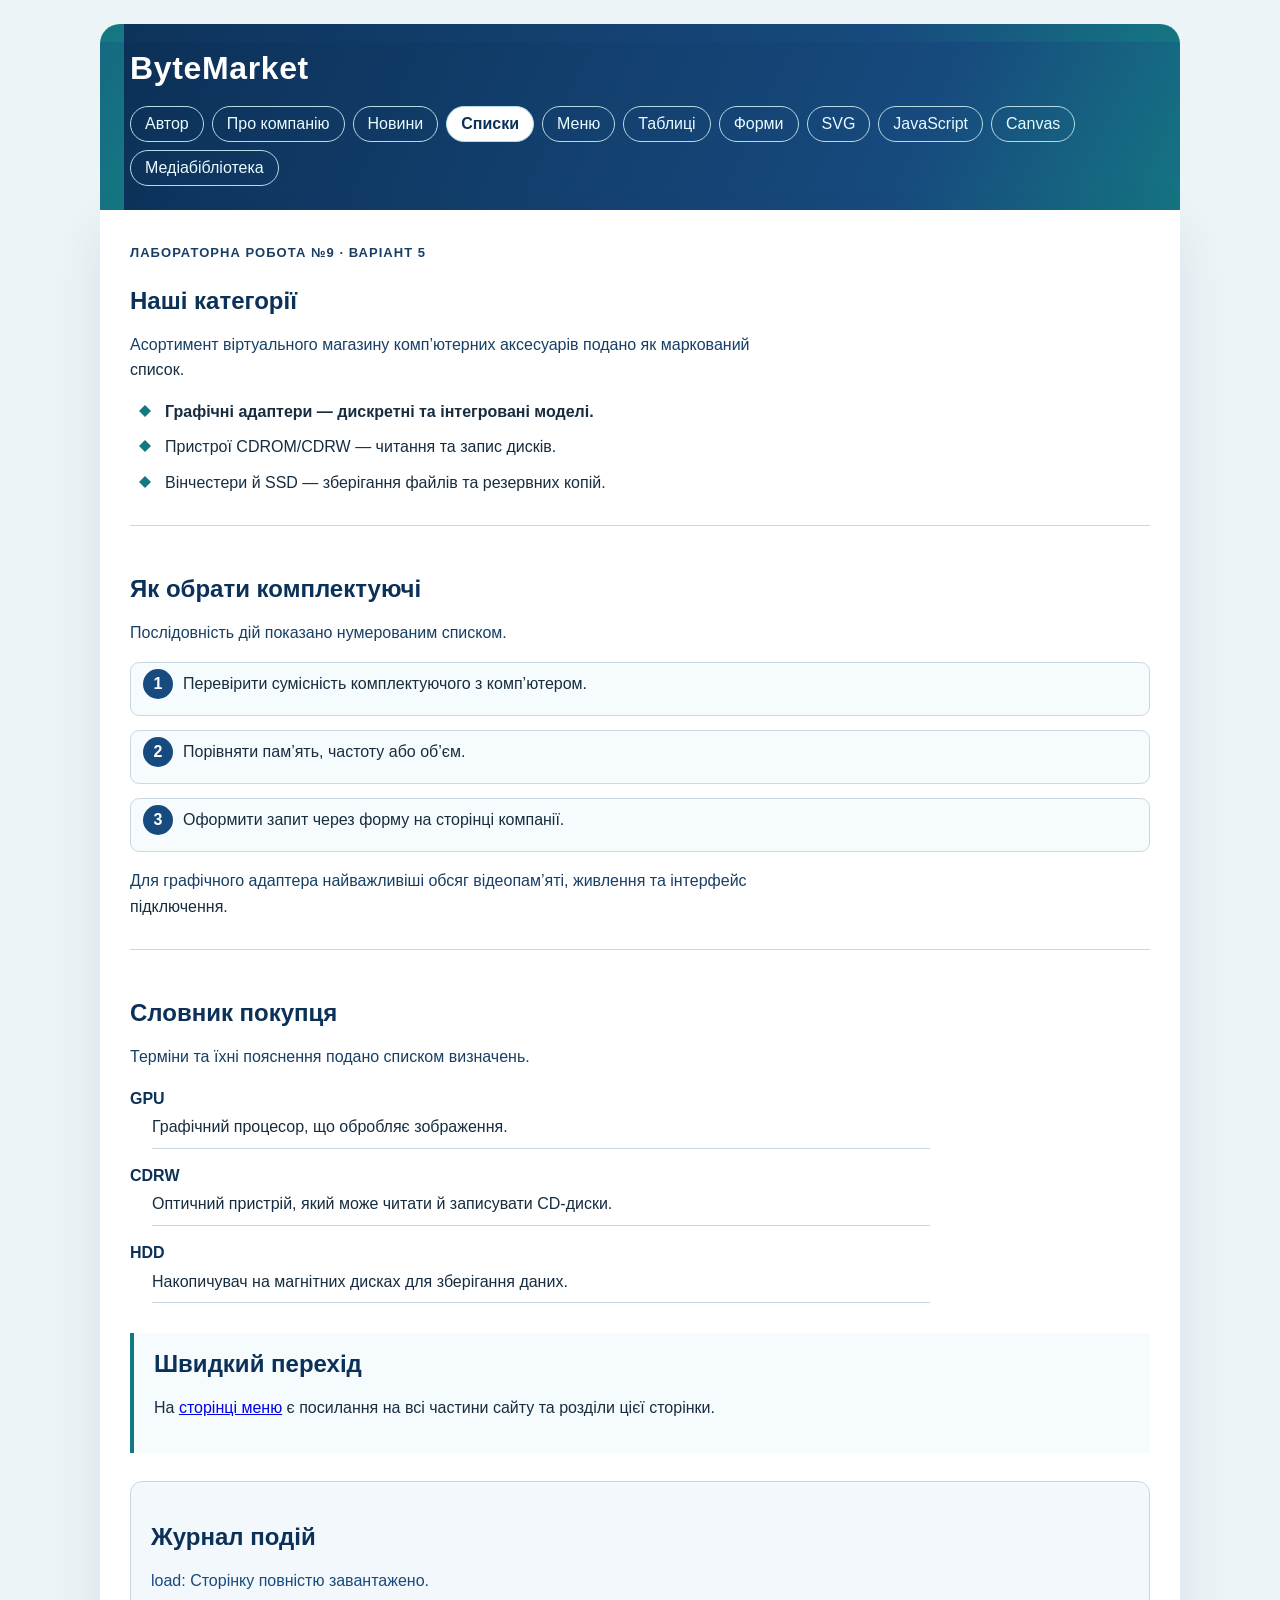
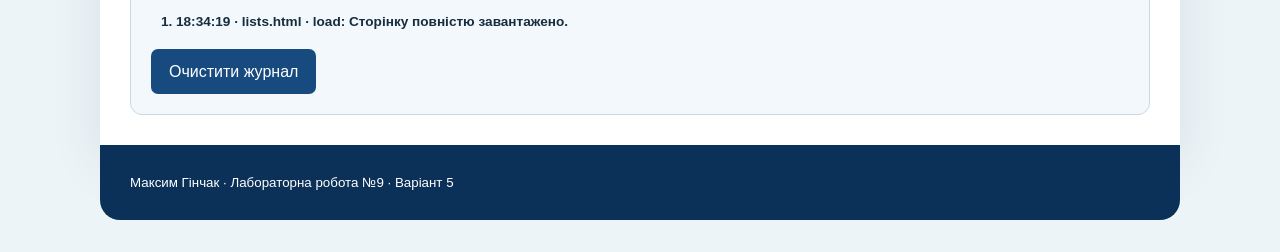
<file: lists.html>
<!DOCTYPE html>
<html lang="uk">
<head>
  <meta charset="UTF-8">
  <meta name="Author" content="Максим Гінчак">
  <meta name="Description" content="Списки товарів і послуг ByteMarket — лабораторна робота №7">
  <meta name="viewport" content="width=device-width, initial-scale=1.0">
  <title>ByteMarket — списки товарів</title>
  <link rel="stylesheet" href="assets/css/styles.css">
  <link rel="stylesheet" href="assets/css/javascript.css">
  <script src="assets/js/events.js" defer></script>
</head>
<body>
  <header class="site-header">
    <h1>ByteMarket</h1>
    <nav id="site-navigation" aria-label="Головна навігація">
      <a href="index.html">Автор</a>
      <a href="company.html">Про компанію</a>
      <a href="news.html">Новини</a>
      <a class="active" aria-current="page" href="lists.html">Списки</a>
      <a href="menu.html">Меню</a>
      <a href="tables.html">Таблиці</a>
      <a href="forms.html">Форми</a>
      <a href="svg.html">SVG</a>
      <a href="javascript.html">JavaScript</a>
          <a href="canvas.html">Canvas</a>
          <a href="media.html">Медіабібліотека</a>
    </nav>
  </header>

  <main class="site-main">
    <section class="content-section" id="categories">
      <p class="eyebrow">Лабораторна робота №9 · Варіант 5</p>
      <h2>Наші категорії</h2>
      <p>Асортимент віртуального магазину комп’ютерних аксесуарів подано як маркований список.</p>
      <ul class="catalog-list" compact title="Категорії ByteMarket" start="1">
        <li class="catalog-item" id="graphics-item" title="Графічні адаптери">Графічні адаптери — дискретні та інтегровані моделі.</li>
        <li class="catalog-item" id="optical-item" title="Оптичні пристрої">Пристрої CDROM/CDRW — читання та запис дисків.</li>
        <li class="catalog-item" id="storage-item" title="Накопичувачі">Вінчестери й SSD — зберігання файлів та резервних копій.</li>
      </ul>
    </section>

    <section class="content-section" id="selection-steps">
      <h2>Як обрати комплектуючі</h2>
      <p>Послідовність дій показано нумерованим списком.</p>
      <ol class="steps-list" id="buying-steps" type="1" compact>
        <li class="step-item" id="step-compatibility" title="Сумісність">Перевірити сумісність комплектуючого з комп’ютером.</li>
        <li class="step-item" id="step-specifications" title="Характеристики">Порівняти пам’ять, частоту або об’єм.</li>
        <li class="step-item" id="step-order" title="Замовлення">Оформити запит через форму на сторінці компанії.</li>
      </ol>
      <p>Для графічного адаптера найважливіші обсяг відеопам’яті, живлення та інтерфейс підключення.</p>
    </section>

    <section class="content-section" id="terms">
      <h2>Словник покупця</h2>
      <p>Терміни та їхні пояснення подано списком визначень.</p>
      <dl class="terms-list" title="Визначення основних термінів" style="margin-bottom: 20px;">
        <dt>GPU</dt>
        <dd class="term-definition" title="Графічний процесор">Графічний процесор, що обробляє зображення.</dd>
        <dt>CDRW</dt>
        <dd class="term-definition" title="Оптичний привід">Оптичний пристрій, який може читати й записувати CD-диски.</dd>
        <dt>HDD</dt>
        <dd class="term-definition" title="Вінчестер">Накопичувач на магнітних дисках для зберігання даних.</dd>
      </dl>
    </section>

    <aside class="list-callout">
      <h2>Швидкий перехід</h2>
      <p>На <a href="menu.html">сторінці меню</a> є посилання на всі частини сайту та розділи цієї сторінки.</p>
    </aside>
    <aside class="interaction-panel" aria-label="Журнал подій">
      <h2>Журнал подій</h2>
      <p id="interaction-status" role="status">Взаємодійте зі сторінкою, щоб побачити повідомлення.</p>
      <ol id="event-log" aria-label="Останні 40 подій"></ol>
      <button id="clear-events" type="button">Очистити журнал</button>
    </aside>
  </main>
  <footer class="site-footer"><small>Максим Гінчак · Лабораторна робота №9 · Варіант 5</small></footer>
</body>
</html>
</file>
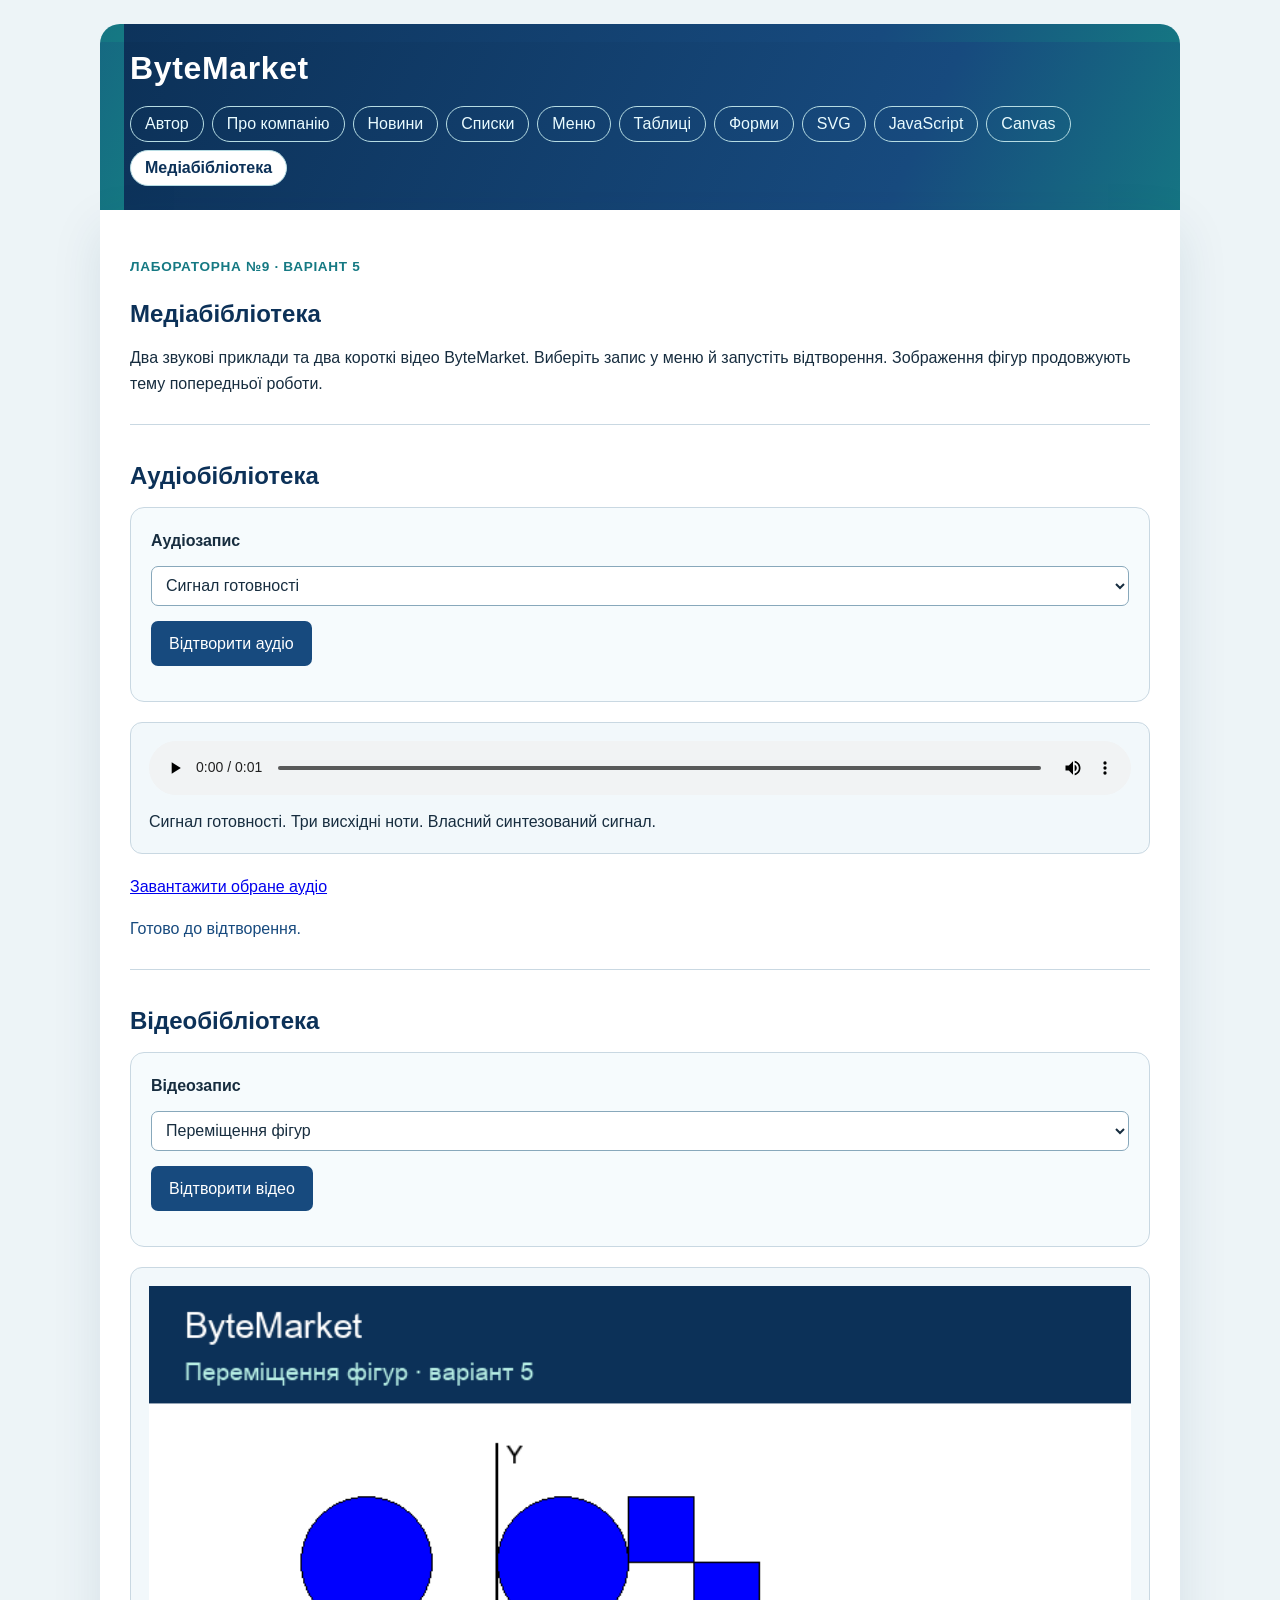
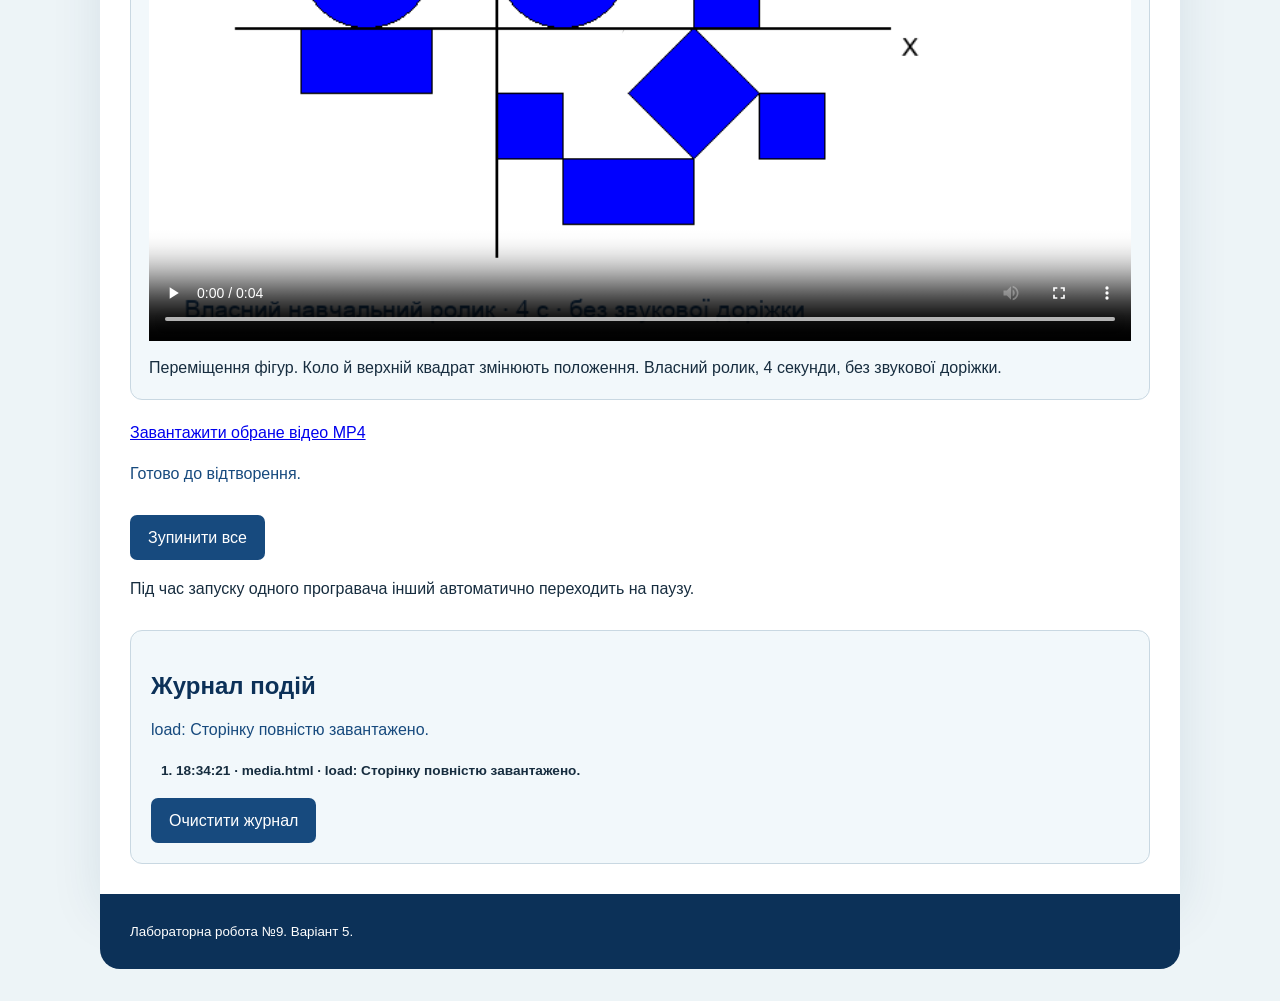
<file: media.html>
<!DOCTYPE html>
<html lang="uk">
<head>
  <meta charset="UTF-8">
  <meta name="viewport" content="width=device-width, initial-scale=1.0">
  <meta name="author" content="Максим Гінчак">
  <title>ByteMarket - Медіабібліотека</title>
  <link rel="stylesheet" href="assets/css/styles.css">
  <link rel="stylesheet" href="assets/css/javascript.css">
  <link rel="stylesheet" href="assets/css/media.css">
  <script src="assets/js/events.js" defer></script>
  <script src="assets/js/media.js" defer></script>
</head>
<body>
  <header class="site-header"><h1>ByteMarket</h1><nav id="site-navigation" aria-label="Головна навігація">
      <a href="index.html">Автор</a>
      <a href="company.html">Про компанію</a>
      <a href="news.html">Новини</a>
      <a href="lists.html">Списки</a>
      <a href="menu.html">Меню</a>
      <a href="tables.html">Таблиці</a>
      <a href="forms.html">Форми</a>
      <a href="svg.html">SVG</a>
      <a href="javascript.html">JavaScript</a>
          <a href="canvas.html">Canvas</a>
          <a class="active" aria-current="page" href="media.html">Медіабібліотека</a>
    </nav></header>
  <main class="site-main">
    <p class="task-label">ЛАБОРАТОРНА №9 · ВАРІАНТ 5</p>
    <h2>Медіабібліотека</h2>
    <p>Два звукові приклади та два короткі відео ByteMarket. Виберіть запис у меню й запустіть відтворення. Зображення фігур продовжують тему попередньої роботи.</p>
    <noscript><p>Стандартні програвачі відтворюють початкові записи. Для вибору інших ресурсів і спільної кнопки зупинки увімкніть JavaScript.</p></noscript>
    <section class="media-section" id="audio-library">
      <h2>Аудіобібліотека</h2>
      <form id="audio-menu">
        <label for="audio-select">Аудіозапис</label>
        <select id="audio-select"><option value="0">Сигнал готовності</option><option value="1">Послідовність частот</option></select>
        <div class="task-actions"><button type="submit" disabled>Відтворити аудіо</button></div>
      </form>
      <figure>
        <audio id="audio-player" controls preload="metadata">
          <source src="assets/media/ready.mp3" type="audio/mpeg">
          Браузер не підтримує аудіопрогравач.
        </audio>
        <figcaption id="audio-caption">Сигнал готовності. Три висхідні ноти. Власний синтезований сигнал.</figcaption>
      </figure>
      <p><a id="audio-download" href="assets/media/ready.mp3" download>Завантажити обране аудіо</a></p>
      <p class="media-status" id="audio-status" role="status">Готово до відтворення.</p>
    </section>
    <section class="media-section" id="video-library">
      <h2>Відеобібліотека</h2>
      <form id="video-menu">
        <label for="video-select">Відеозапис</label>
        <select id="video-select"><option value="0">Переміщення фігур</option><option value="1">Обертання та масштаб</option></select>
        <div class="task-actions"><button type="submit" disabled>Відтворити відео</button></div>
      </form>
      <figure>
        <video id="video-player" controls playsinline preload="metadata" width="720" height="480" poster="assets/media/movement-poster.png">
          <source src="assets/media/movement.mp4" type="video/mp4">
          <source src="assets/media/movement.webm" type="video/webm">
          Браузер не підтримує відеопрогравач.
        </video>
        <figcaption id="video-caption">Переміщення фігур. Коло й верхній квадрат змінюють положення. Власний ролик, 4 секунди, без звукової доріжки.</figcaption>
      </figure>
      <p><a id="video-download" href="assets/media/movement.mp4" download>Завантажити обране відео MP4</a></p>
      <p class="media-status" id="video-status" role="status">Готово до відтворення.</p>
    </section>
    <div class="task-actions"><button id="stop-media" type="button" disabled>Зупинити все</button></div>
    <p id="library-status" role="status">Під час запуску одного програвача інший автоматично переходить на паузу.</p>
    <aside class="interaction-panel" aria-label="Журнал подій">
      <h2>Журнал подій</h2>
      <p id="interaction-status" role="status">Взаємодійте зі сторінкою, щоб побачити повідомлення.</p>
      <ol id="event-log" aria-label="Останні 40 подій"></ol>
      <button id="clear-events" type="button">Очистити журнал</button>
    </aside>
  </main>
  <footer class="site-footer"><small>Лабораторна робота №9. Варіант 5.</small></footer>
</body>
</html>
</file>
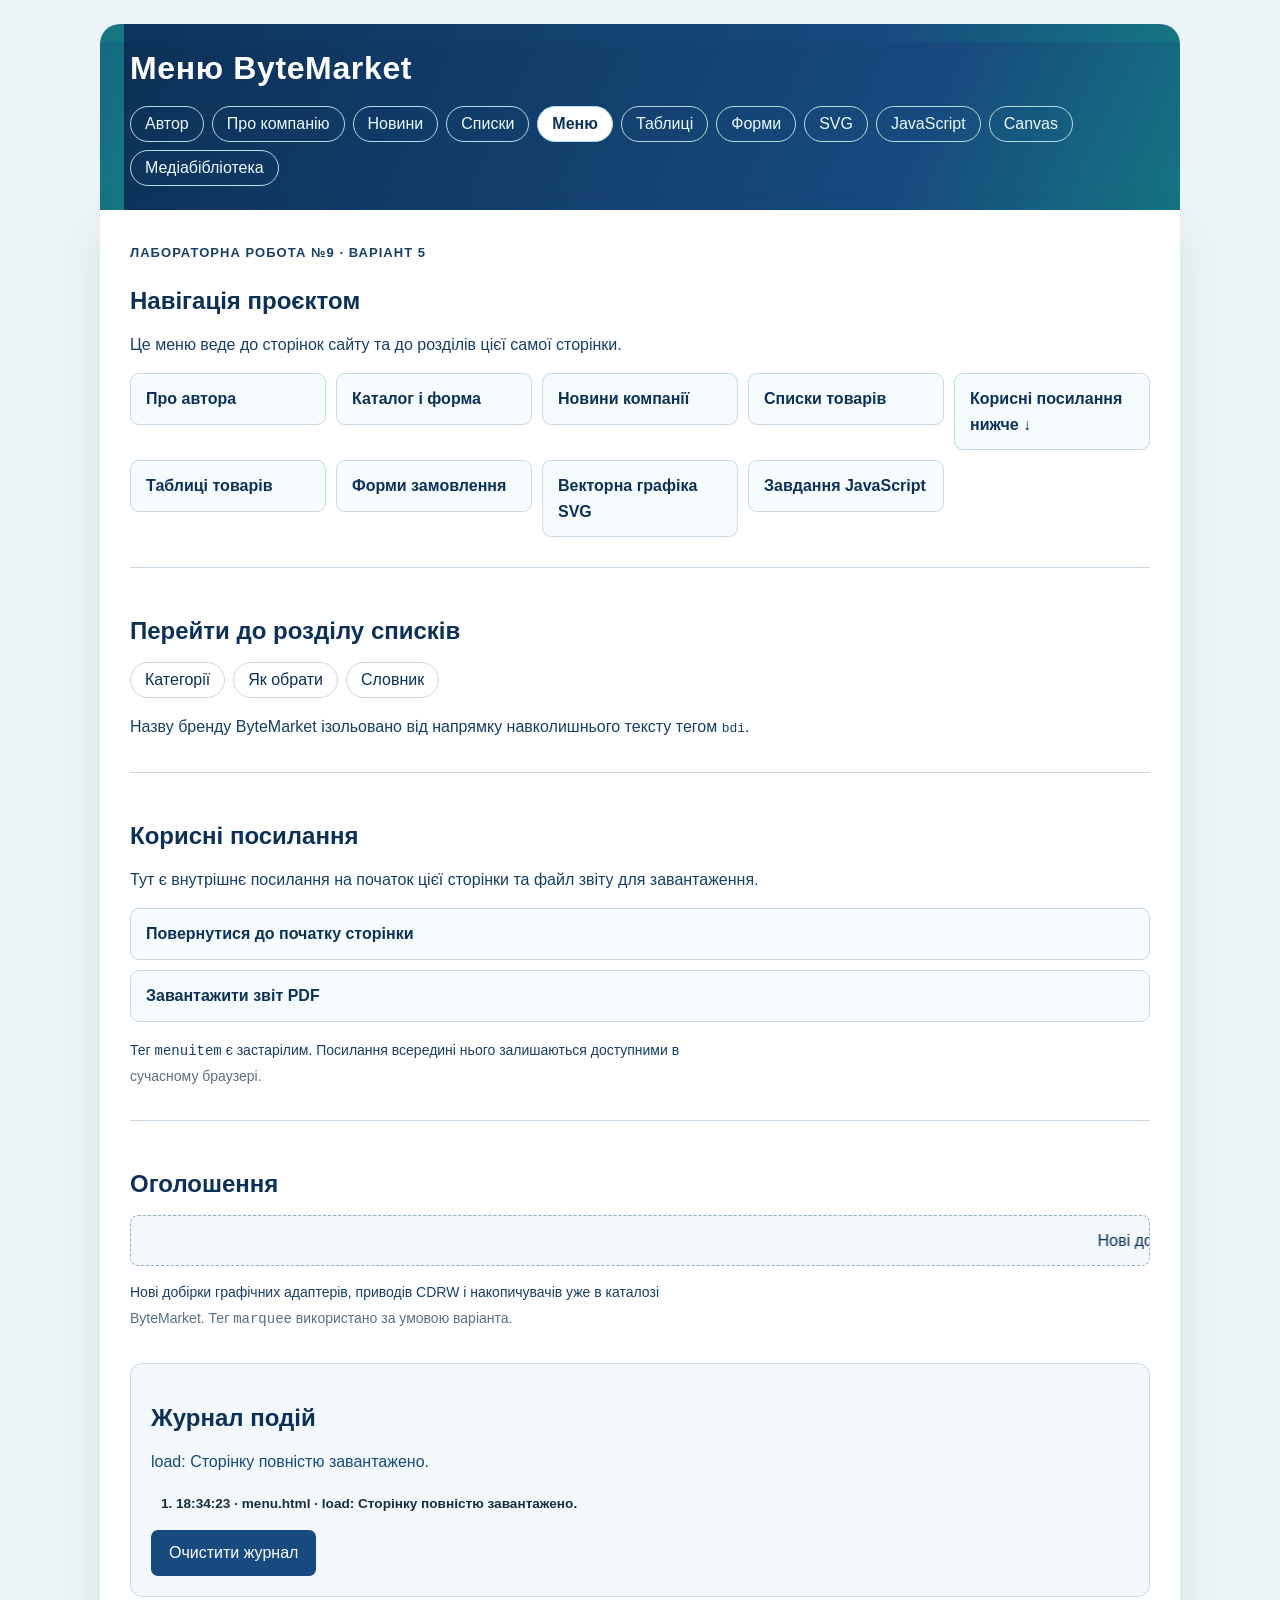
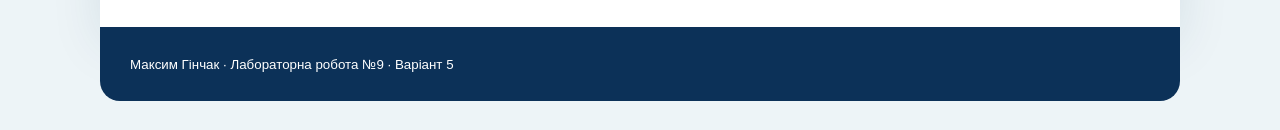
<file: menu.html>
<!DOCTYPE html>
<html lang="uk">
<head>
  <meta charset="UTF-8">
  <meta name="Author" content="Максим Гінчак">
  <meta name="Description" content="Меню та внутрішні посилання сайту ByteMarket — лабораторна робота №7">
  <meta name="viewport" content="width=device-width, initial-scale=1.0">
  <title>ByteMarket — меню сайту</title>
  <link rel="stylesheet" href="assets/css/styles.css">
  <link rel="icon" href="assets/images/favicon.svg" type="image/svg+xml" sizes="any" title="ByteMarket">
  <link rel="stylesheet" href="assets/css/javascript.css">
  <script src="assets/js/events.js" defer></script>
</head>
<body>
  <header class="site-header" id="top">
    <h1>Меню ByteMarket</h1>
    <nav id="site-navigation" aria-label="Головна навігація">
      <a href="index.html">Автор</a>
      <a href="company.html">Про компанію</a>
      <a href="news.html">Новини</a>
      <a href="lists.html">Списки</a>
      <a class="active" aria-current="page" href="menu.html">Меню</a>
      <a href="tables.html">Таблиці</a>
      <a href="forms.html">Форми</a>
      <a href="svg.html">SVG</a>
      <a href="javascript.html">JavaScript</a>
          <a href="canvas.html">Canvas</a>
          <a href="media.html">Медіабібліотека</a>
    </nav>
  </header>

  <main class="site-main">
    <section class="content-section">
      <p class="eyebrow">Лабораторна робота №9 · Варіант 5</p>
      <h2>Навігація проєктом</h2>
      <p>Це меню веде до сторінок сайту та до розділів цієї самої сторінки.</p>
      <menu class="project-menu" type="toolbar" title="Меню проєкту ByteMarket" style="list-style-type: none;">
        <li><a name="author-link" id="author-link" href="index.html" target="_self" tabindex="0" accesskey="a">Про автора</a></li>
        <li><a href="company.html">Каталог і форма</a></li>
        <li><a href="news.html">Новини компанії</a></li>
        <li><a href="lists.html">Списки товарів</a></li>
        <li><a href="#useful-links">Корисні посилання нижче ↓</a></li>
      <li><a href="tables.html">Таблиці товарів</a></li>
        <li><a href="forms.html">Форми замовлення</a></li>
        <li><a href="svg.html">Векторна графіка SVG</a></li>
        <li><a href="javascript.html">Завдання JavaScript</a></li>
      </menu>
    </section>

    <section class="content-section" id="quick-areas">
      <h2>Перейти до розділу списків</h2>
      <nav id="section-navigation" aria-label="Розділи сторінки списків">
        <a href="lists.html#categories">Категорії</a>
        <a href="lists.html#selection-steps">Як обрати</a>
        <a href="lists.html#terms">Словник</a>
      </nav>
      <p>Назву бренду <bdi id="brand-name">ByteMarket</bdi> ізольовано від напрямку навколишнього тексту тегом <code>bdi</code>.</p>
    </section>

    <section class="content-section" id="useful-links">
      <h2>Корисні посилання</h2>
      <p>Тут є внутрішнє посилання на початок цієї сторінки та файл звіту для завантаження.</p>
      <menu class="resource-menu" title="Додаткові посилання">
        <menuitem dir="ltr" class="legacy-menu-item" style="display: list-item;"><a href="#top">Повернутися до початку сторінки</a></menuitem>
        <menuitem dir="ltr" class="legacy-menu-item" style="display: list-item;"><a href="report/lab9-media-variant5.pdf" download="lab9-media-variant5.pdf">Завантажити звіт PDF</a></menuitem>
      </menu>
      <p class="legacy-note">Тег <code>menuitem</code> є застарілим. Посилання всередині нього залишаються доступними в сучасному браузері.</p>
    </section>

    <section class="content-section" id="announcement">
      <h2>Оголошення</h2>
      <marquee id="store-marquee" class="store-marquee" truespeed vspace="8" direction="left" style="color: #0c3158;" scrollamount="3">Нові добірки графічних адаптерів, приводів CDRW і накопичувачів уже в каталозі ByteMarket.</marquee>
      <p class="legacy-note">Нові добірки графічних адаптерів, приводів CDRW і накопичувачів уже в каталозі ByteMarket. Тег <code>marquee</code> використано за умовою варіанта.</p>
    </section>
    <aside class="interaction-panel" aria-label="Журнал подій">
      <h2>Журнал подій</h2>
      <p id="interaction-status" role="status">Взаємодійте зі сторінкою, щоб побачити повідомлення.</p>
      <ol id="event-log" aria-label="Останні 40 подій"></ol>
      <button id="clear-events" type="button">Очистити журнал</button>
    </aside>
  </main>
  <footer class="site-footer"><small>Максим Гінчак · Лабораторна робота №9 · Варіант 5</small></footer>
</body>
</html>
</file>
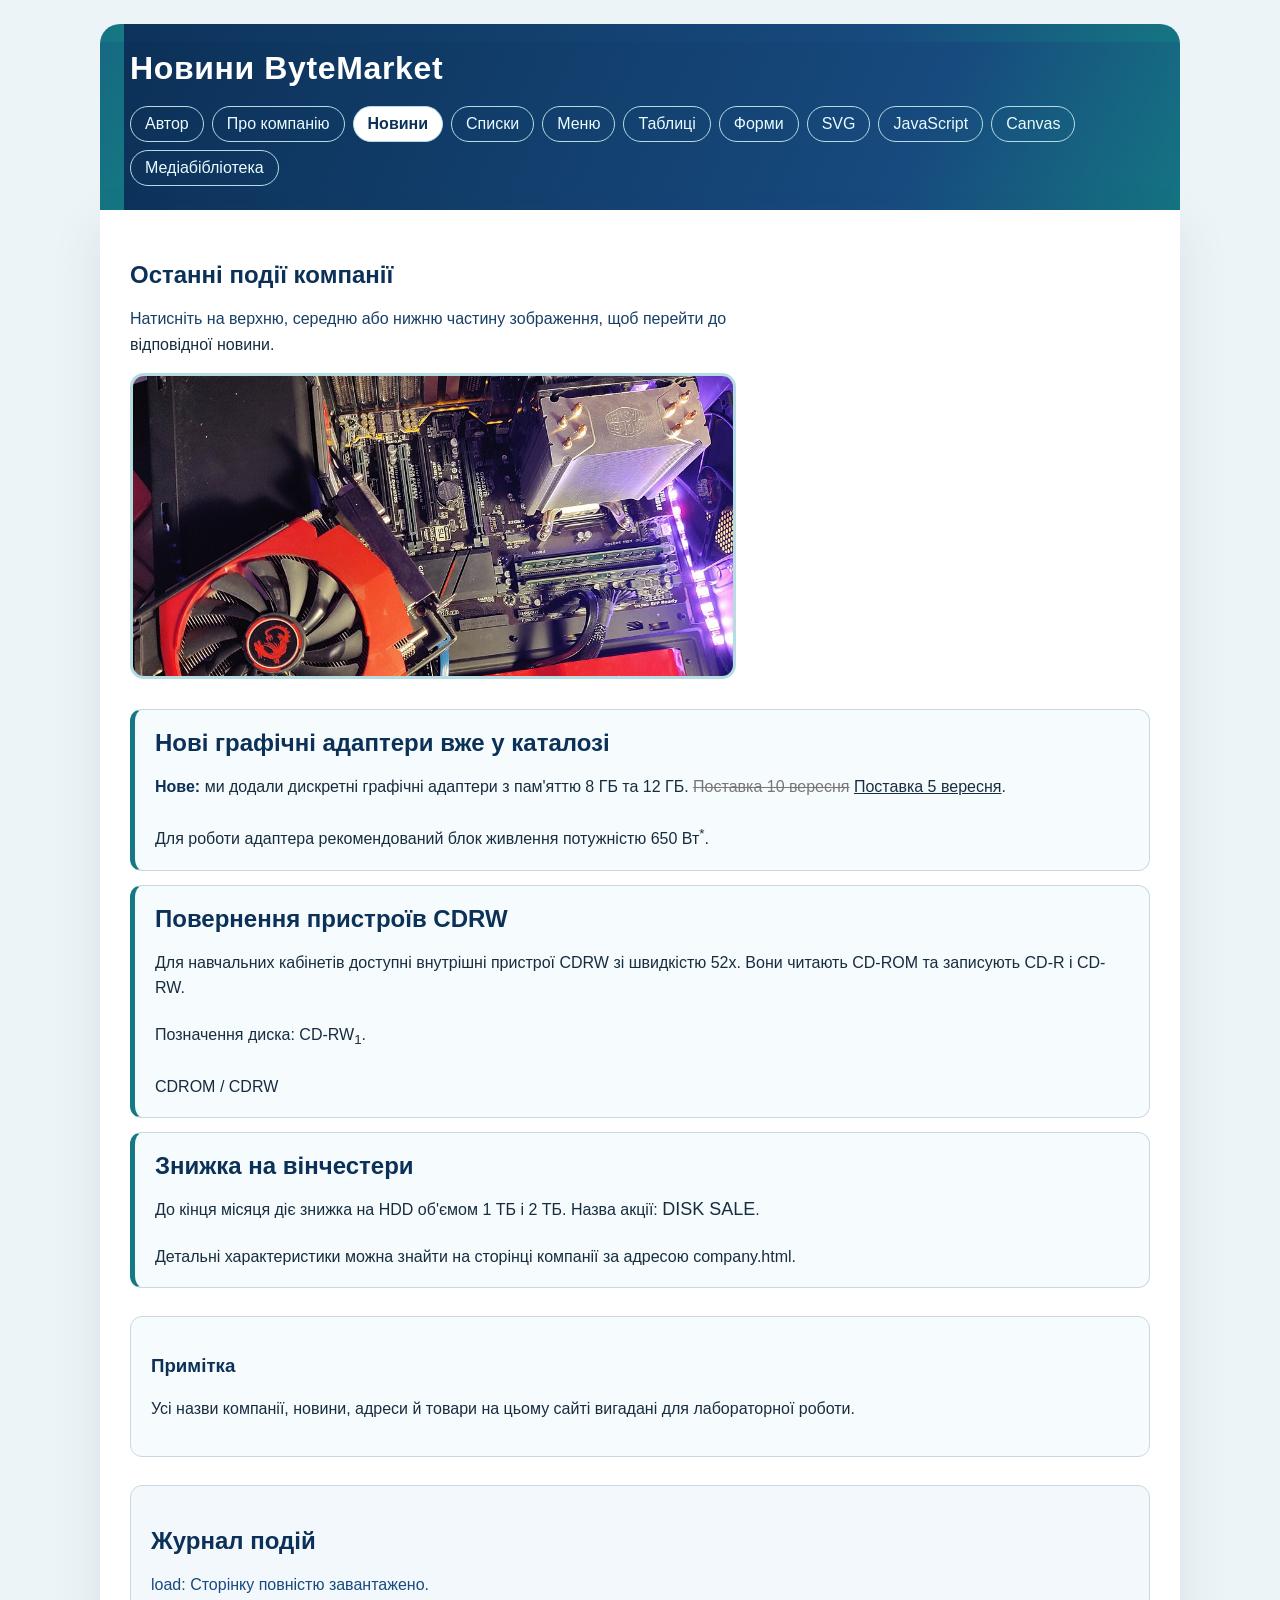
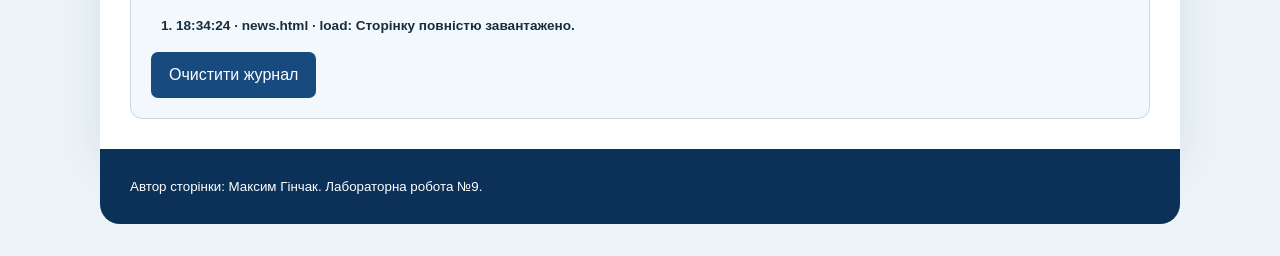
<file: news.html>
<!DOCTYPE html>
<html lang="uk">
<head>
  <meta charset="UTF-8">
  <meta name="Author" content="Максим Гінчак">
  <meta name="Description" content="Новини віртуальної компанії ByteMarket">
  <meta name="Keywords" content="новини, комп'ютерні аксесуари, ByteMarket">
  <meta name="viewport" content="width=device-width, initial-scale=1.0">
  <title>ByteMarket — новини</title>
  <link rel="stylesheet" href="assets/css/styles.css">
  <link rel="stylesheet" href="assets/css/javascript.css">
  <script src="assets/js/events.js" defer></script>
</head>
<body>
  <header id="news-header" class="page-header site-header">
    <h1>Новини ByteMarket</h1>
    <nav id="site-navigation" aria-label="Головна навігація">
      <a href="index.html">Автор</a>
      <a href="company.html">Про компанію</a>
      <a class="active" aria-current="page" href="news.html">Новини</a>
      <a href="lists.html">Списки</a>
      <a href="menu.html">Меню</a>
      <a href="tables.html">Таблиці</a>
      <a href="forms.html">Форми</a>
      <a href="svg.html">SVG</a>
      <a href="javascript.html">JavaScript</a>
          <a href="canvas.html">Canvas</a>
          <a href="media.html">Медіабібліотека</a>
    </nav>
  </header>

  <main class="site-main">
    <section class="content-section">
      <h2>Останні події компанії</h2>
      <p>Натисніть на верхню, середню або нижню частину зображення, щоб перейти до відповідної новини.</p>

      <img
        src="assets/images/graphics-card.jpg"
        id="news-image"
        class="main-image"
        usemap="#news-map"
        alt="Комп'ютерні комплектуючі">

      <map
        name="news-map"
        tabindex="0"
        onblur=""
        accesskey="m"
        target="_self">
        <area href="#gpu-news" shape="rect" coords="0,0,960,426" lang="uk" alt="Новина про графічні адаптери">
        <area href="#optical-news" shape="rect" coords="0,427,960,852" lang="uk" alt="Новина про CDRW">
        <area href="#drive-news" shape="rect" coords="0,853,960,1280" lang="uk" alt="Новина про накопичувачі">
      </map>
    </section>

    <div id="news-list">
      <article id="gpu-news" class="news story">
        <h2>Нові графічні адаптери вже у каталозі</h2>
        <p>
          <span id="gpu-label" title="Позначка новини" class="new-label">Нове:</span>
          ми додали дискретні графічні адаптери з пам'яттю 8 ГБ та 12 ГБ.
          <del id="old-date" lang="uk">Поставка 10 вересня</del>
          <ins datetime="2026-09-01" lang="uk">Поставка 5 вересня</ins>.
        </p>
        <p>Для роботи адаптера рекомендований блок живлення потужністю 650 Вт<sup lang="uk">*</sup>.</p>
      </article>

      <article id="optical-news" class="news story">
        <h2>Повернення пристроїв CDRW</h2>
        <p>
          Для навчальних кабінетів доступні внутрішні пристрої CDRW зі швидкістю 52x.
          Вони читають CD-ROM та записують CD-R і CD-RW.
        </p>
        <p>Позначення диска: CD-RW<sub id="disk-index" class="index">1</sub>.</p>
        <p><bdo dir="ltr">CDROM / CDRW</bdo></p>
      </article>

      <article id="drive-news" class="news story">
        <h2>Знижка на вінчестери</h2>
        <p>
          До кінця місяця діє знижка на HDD об'ємом 1 ТБ і 2 ТБ. Назва акції:
          <ruby id="sale-name">DISK SALE</ruby>.
        </p>
        <p>
          Детальні характеристики можна знайти на сторінці компанії за адресою
          company.<wbr class="break-point">html.
        </p>
      </article>
    </div>

    <aside id="news-note" class="card">
      <h3>Примітка</h3>
      <p>Усі назви компанії, новини, адреси й товари на цьому сайті вигадані для лабораторної роботи.</p>
    </aside>
    <aside class="interaction-panel" aria-label="Журнал подій">
      <h2>Журнал подій</h2>
      <p id="interaction-status" role="status">Взаємодійте зі сторінкою, щоб побачити повідомлення.</p>
      <ol id="event-log" aria-label="Останні 40 подій"></ol>
      <button id="clear-events" type="button">Очистити журнал</button>
    </aside>
  </main>

  <footer class="site-footer">
    <small>Автор сторінки: Максим Гінчак. Лабораторна робота №9.</small>
  </footer>
</body>
</html>
</file>
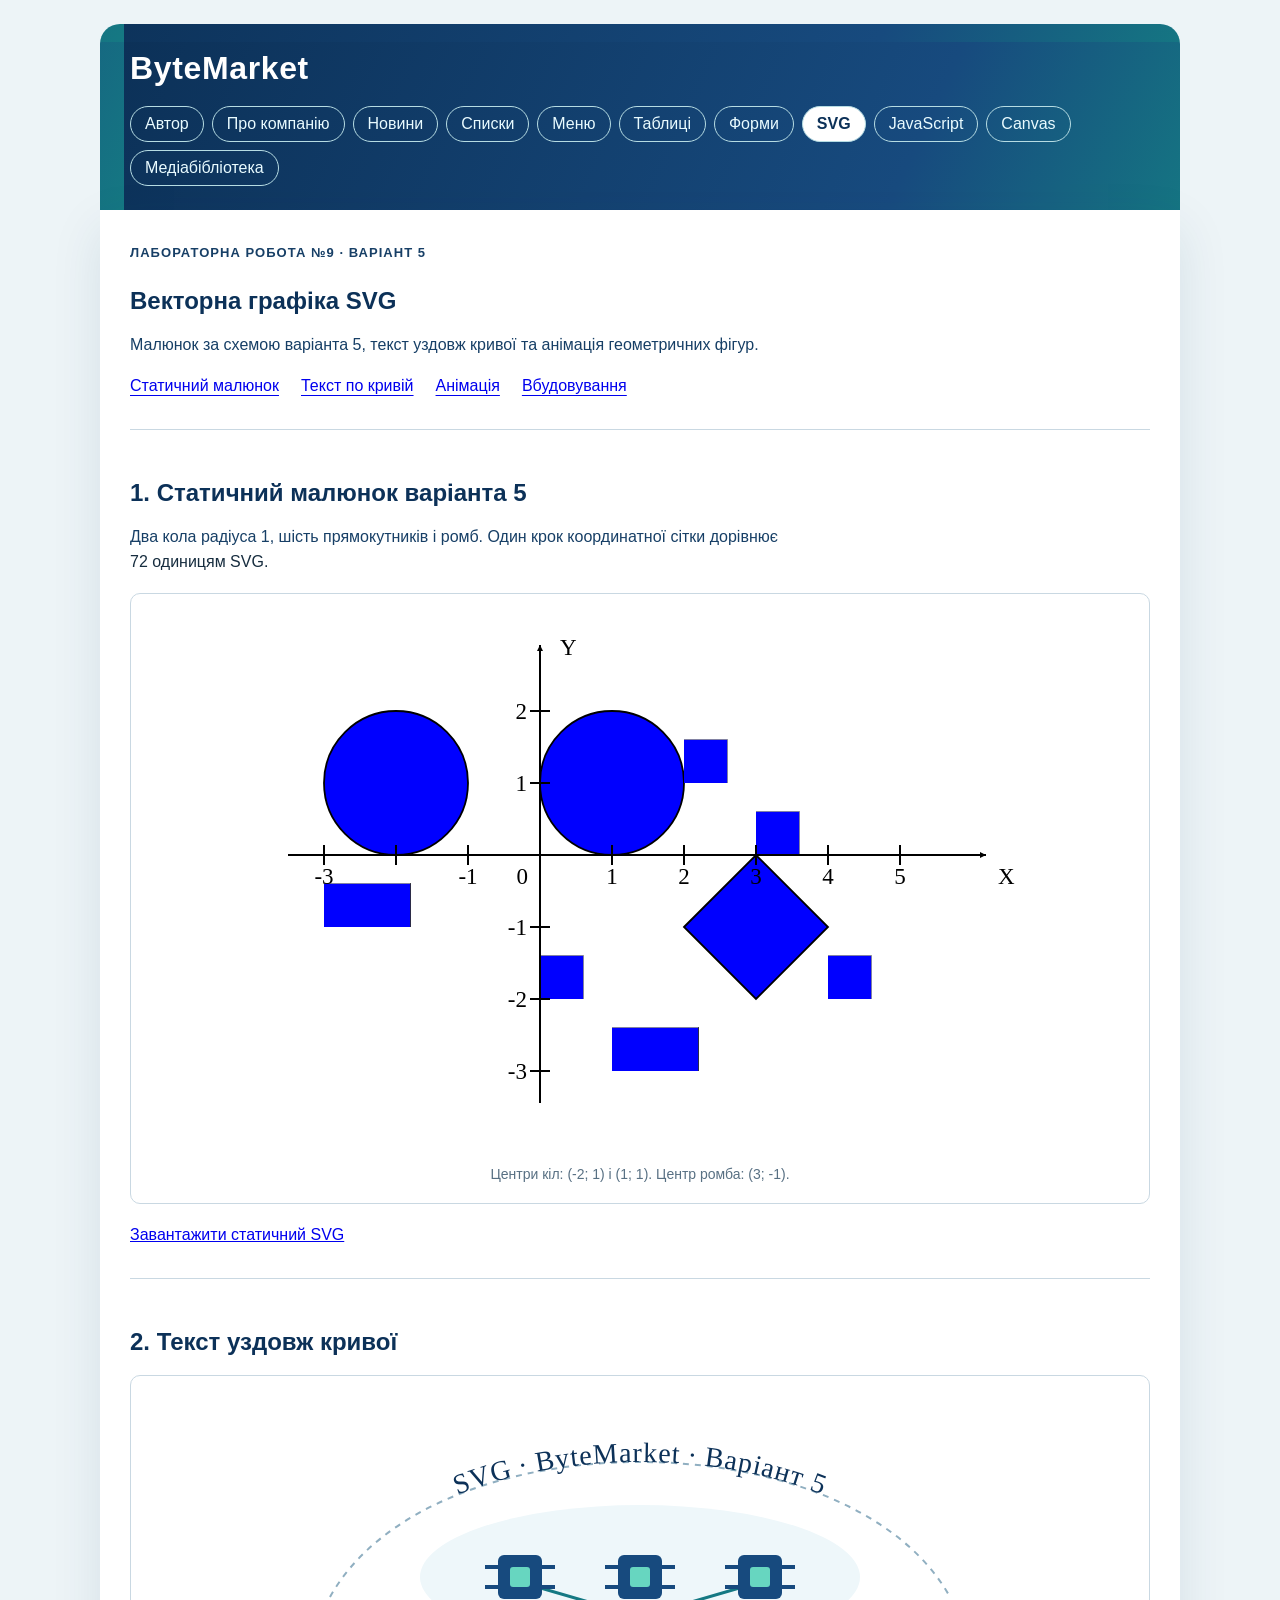
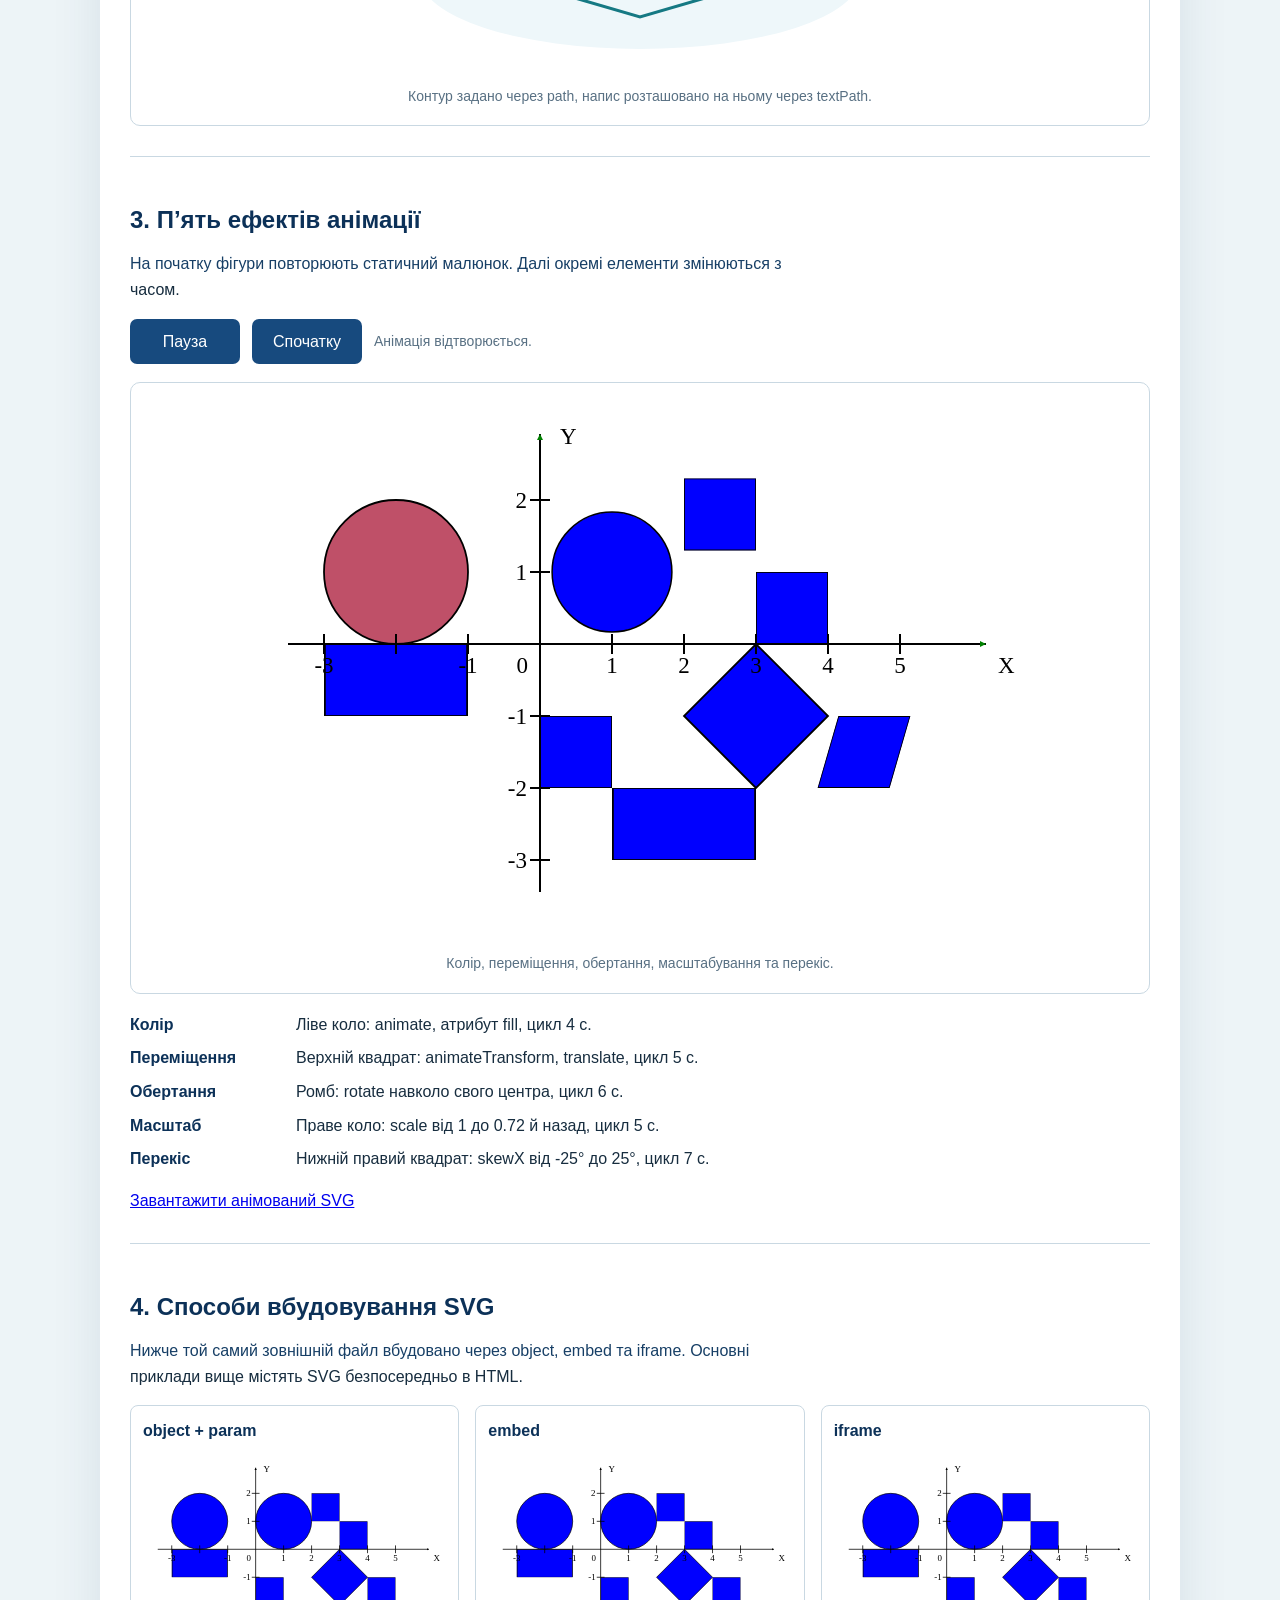
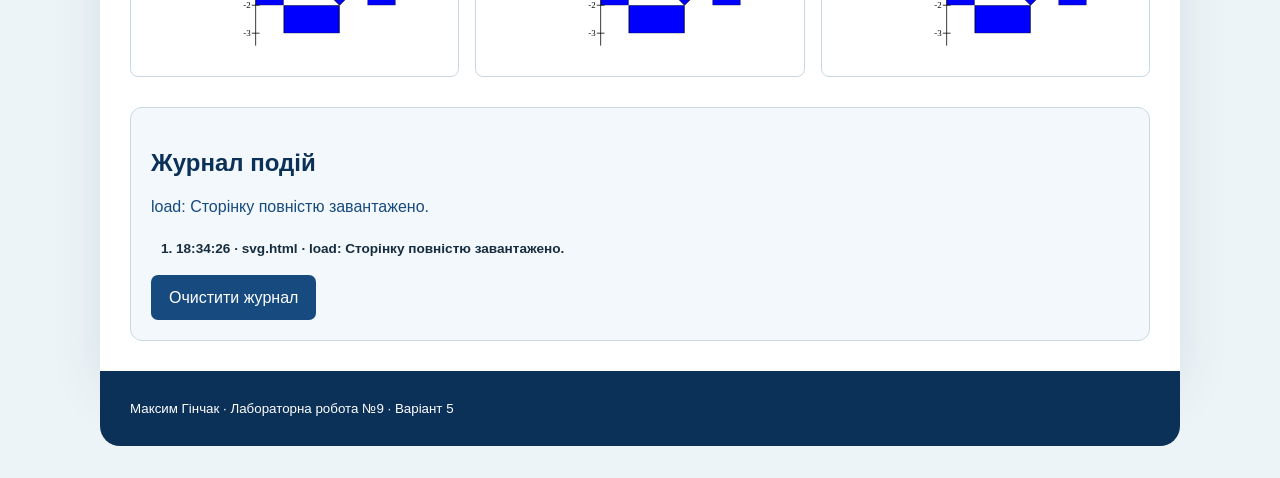
<file: svg.html>
<!DOCTYPE html>
<html lang="uk">
<head>
  <meta charset="UTF-8">
  <meta name="author" content="Максим Гінчак">
  <meta name="description" content="SVG-графіка: варіант 5 лабораторної роботи №6. Статичний малюнок, текст по кривій і п’ять видів анімації.">
  <meta name="viewport" content="width=device-width, initial-scale=1.0">
  <title>ByteMarket — SVG, варіант 5</title>
  <link rel="icon" href="assets/images/favicon.svg" type="image/svg+xml">
  <link rel="stylesheet" href="assets/css/styles.css">
  <link rel="stylesheet" href="assets/css/svg.css">
  <script src="assets/js/svg.js" defer></script>
  <link rel="stylesheet" href="assets/css/javascript.css">
  <script src="assets/js/events.js" defer></script>
</head>
<body>
  <header class="site-header">
    <h1>ByteMarket</h1>
    <nav id="site-navigation" aria-label="Головна навігація">
      <a href="index.html">Автор</a><a href="company.html">Про компанію</a>
      <a href="news.html">Новини</a><a href="lists.html">Списки</a>
      <a href="menu.html">Меню</a><a href="tables.html">Таблиці</a>
      <a href="forms.html">Форми</a><a href="svg.html" class="active" aria-current="page">SVG</a>
      <a href="javascript.html">JavaScript</a>
          <a href="canvas.html">Canvas</a>
          <a href="media.html">Медіабібліотека</a>
    </nav>
  </header>
  <main class="site-main">
    <section class="content-section" aria-labelledby="svg-title">
      <p class="eyebrow">Лабораторна робота №9 · Варіант 5</p>
      <h2 id="svg-title">Векторна графіка SVG</h2>
      <p>Малюнок за схемою варіанта 5, текст уздовж кривої та анімація геометричних фігур.</p>
      <div class="section-links" aria-label="Розділи сторінки">
        <a href="#static-section">Статичний малюнок</a><a href="#curve-section">Текст по кривій</a>
        <a href="#animation-section">Анімація</a><a href="#embedding-section">Вбудовування</a>
      </div>
    </section>
    <section id="static-section" class="content-section" aria-labelledby="static-heading">
      <h2 id="static-heading">1. Статичний малюнок варіанта 5</h2>
      <p>Два кола радіуса 1, шість прямокутників і ромб. Один крок координатної сітки дорівнює 72 одиницям SVG.</p>
      <figure id="static-figure" class="svg-figure">
        <svg id="static-drawing" xmlns="http://www.w3.org/2000/svg" viewBox="0 0 780 540" width="100%" height="100%" role="img" aria-labelledby="static-title static-desc">
  <title id="static-title">Статичний малюнок варіанта 5</title>
  <desc id="static-desc">Два кола, шість прямокутників і ромб синього кольору на осях X та Y. Центри кіл: (-2, 1) і (1, 1), радіус 1. Вершини ромба: (2, -1), (3, 0), (4, -1), (3, -2).</desc>
  <defs>
    <symbol id="static-box" viewBox="2 2 5 5" preserveAspectRatio="none">
      <rect width="5" height="5" />
    </symbol>
    <marker id="static-arrow" markerWidth="8" markerHeight="8" refX="6" refY="3" orient="auto" markerUnits="userSpaceOnUse">
      <path d="M0 0 L6 3 L0 6 Z" fill="black" />
    </marker>
  </defs>
  <g id="static-shapes" transform="translate(290 245) scale(72 -72)" style="fill: #0000ff;" stroke="black" stroke-width="0.025">
    <circle id="static-left-circle" data-figure="left-circle" cx="-2" cy="1" r="1" />
    <circle id="static-right-circle" data-figure="right-circle" cx="1" cy="1" r="1" />
    <use id="static-left-bar" data-figure="left-bar" href="#static-box" x="-3" y="-1" width="2" height="1" />
    <use id="static-top-box" data-figure="top-box" href="#static-box" x="2" y="1" width="1" height="1" />
    <use id="static-step-box" data-figure="step-box" href="#static-box" x="3" y="0" width="1" height="1" />
    <use id="static-bottom-left-box" data-figure="bottom-left-box" href="#static-box" x="0" y="-2" width="1" height="1" />
    <use id="static-bottom-bar" data-figure="bottom-bar" href="#static-box" x="1" y="-3" width="2" height="1" />
    <use id="static-bottom-right-box" data-figure="bottom-right-box" href="#static-box" x="4" y="-2" width="1" height="1" />
    <polygon id="static-diamond" data-figure="diamond" points="2,-1 3,0 4,-1 3,-2" />
  </g>
  <g id="static-axes" style="fill: none;" stroke="black" stroke-width="2">
    <line x1="38" y1="245" x2="736" y2="245" marker-end="url(#static-arrow)" />
    <line x1="290" y1="493" x2="290" y2="35" marker-end="url(#static-arrow)" />
    <line x1="74" y1="235" x2="74" y2="255" />
    <line x1="146" y1="235" x2="146" y2="255" />
    <line x1="218" y1="235" x2="218" y2="255" />
    <line x1="362" y1="235" x2="362" y2="255" />
    <line x1="434" y1="235" x2="434" y2="255" />
    <line x1="506" y1="235" x2="506" y2="255" />
    <line x1="578" y1="235" x2="578" y2="255" />
    <line x1="650" y1="235" x2="650" y2="255" />
    <line x1="280" y1="461" x2="300" y2="461" />
    <line x1="280" y1="389" x2="300" y2="389" />
    <line x1="280" y1="317" x2="300" y2="317" />
    <line x1="280" y1="173" x2="300" y2="173" />
    <line x1="280" y1="101" x2="300" y2="101" />
  </g>
  <g style="fill: black;" font-family="Times New Roman, serif" font-size="23">
    <text x="748" y="274">X</text>
    <text x="310" y="45">Y</text>
    <text x="278" y="274" text-anchor="end">0</text>
    <text x="74" y="274" text-anchor="middle">-3</text>
    <text x="218" y="274" text-anchor="middle">-1</text>
    <text x="362" y="274" text-anchor="middle">1</text>
    <text x="434" y="274" text-anchor="middle">2</text>
    <text x="506" y="274" text-anchor="middle">3</text>
    <text x="578" y="274" text-anchor="middle">4</text>
    <text x="650" y="274" text-anchor="middle">5</text>
    <text x="277" y="469" text-anchor="end">-3</text>
    <text x="277" y="397" text-anchor="end">-2</text>
    <text x="277" y="325" text-anchor="end">-1</text>
    <text x="277" y="181" text-anchor="end">1</text>
    <text x="277" y="109" text-anchor="end">2</text>
  </g>
</svg>
        <figcaption>Центри кіл: (-2; 1) і (1; 1). Центр ромба: (3; -1).</figcaption>
      </figure>
      <p><a href="assets/svg/variant5-static.svg" download>Завантажити статичний SVG</a></p>
    </section>
    <section id="curve-section" class="content-section" aria-labelledby="curve-heading">
      <h2 id="curve-heading">2. Текст уздовж кривої</h2>
      <figure id="curve-figure" class="svg-figure">
        <svg id="curved-text-drawing" xmlns="http://www.w3.org/2000/svg" viewBox="0 0 780 280" width="100%" height="100%" role="img" aria-labelledby="curve-title curve-desc">
  <title id="curve-title">Текст уздовж кривої Безьє</title>
  <desc id="curve-desc">Напис SVG, ByteMarket, варіант 5 розташований уздовж вигнутої лінії над трьома векторними мікросхемами.</desc>
  <defs>
    <path id="headline-curve" d="M80 205 C180 25 600 25 700 205" />
    <symbol id="chip-symbol" viewBox="0 0 80 80">
      <rect x="18" y="18" width="44" height="44" rx="6" fill="#174a7e" />
      <rect x="30" y="30" width="20" height="20" rx="3" fill="#67d6c0" />
      <g stroke="#174a7e" stroke-width="4">
        <line x1="5" y1="30" x2="18" y2="30" /><line x1="5" y1="50" x2="18" y2="50" />
        <line x1="62" y1="30" x2="75" y2="30" /><line x1="62" y1="50" x2="75" y2="50" />
      </g>
    </symbol>
  </defs>
  <ellipse cx="390" cy="185" rx="220" ry="72" fill="#eef7fa" />
  <use href="#headline-curve" style="fill: none;" stroke="#90afc1" stroke-width="2" stroke-dasharray="6 6" />
  <text fill="#0c3158" font-family="Georgia, serif" font-size="28" letter-spacing="1">
    <!-- SVG 2: href and startOffset are standard textPath attributes. -->
    <!--suppress HtmlUnknownAttribute,HtmlDeprecatedAttribute -->
    <textPath href="#headline-curve" startOffset="50%" style="text-anchor: middle;">SVG · ByteMarket · Варіант 5</textPath>
  </text>
  <polyline points="270,190 390,225 510,190" fill="none" stroke="#157983" stroke-width="3" />
  <use href="#chip-symbol" x="230" y="145" width="80" height="80" />
  <use href="#chip-symbol" x="350" y="145" width="80" height="80" />
  <use href="#chip-symbol" x="470" y="145" width="80" height="80" />
</svg>
        <figcaption>Контур задано через path, напис розташовано на ньому через textPath.</figcaption>
      </figure>
    </section>
    <section id="animation-section" class="content-section" aria-labelledby="animation-heading">
      <h2 id="animation-heading">3. П’ять ефектів анімації</h2>
      <p>На початку фігури повторюють статичний малюнок. Далі окремі елементи змінюються з часом.</p>
      <div class="animation-controls">
        <button id="toggle-animation" type="button" aria-controls="animated-drawing" aria-pressed="false" disabled>Пауза</button>
        <button id="restart-animation" type="button" aria-controls="animated-drawing" disabled>Спочатку</button>
        <span id="animation-status" role="status">Анімація відтворюється.</span>
      </div>
      <noscript><p>SVG-анімація працює без JavaScript; кнопки керування потребують JavaScript.</p></noscript>
      <figure id="animation-figure" class="svg-figure">
        <svg id="animated-drawing" xmlns="http://www.w3.org/2000/svg" viewBox="0 0 780 540" width="100%" height="100%" role="img" aria-labelledby="animated-title animated-desc">
  <title id="animated-title">Анімований малюнок варіанта 5</title>
  <desc id="animated-desc">Два кола, шість прямокутників і ромб синього кольору на осях X та Y. Центри кіл: (-2, 1) і (1, 1), радіус 1. Вершини ромба: (2, -1), (3, 0), (4, -1), (3, -2).</desc>
  <defs>
    <symbol id="animated-box" viewBox="0 0 1 1" preserveAspectRatio="none">
      <rect width="1" height="1" />
    </symbol>
    <marker id="animated-arrow" markerWidth="8" markerHeight="8" refX="6" refY="3" orient="auto" markerUnits="userSpaceOnUse">
      <path d="M0 0 L6 3 L0 6 Z" fill="green" />
    </marker>
  </defs>
  <g id="animated-shapes" transform="translate(290 245) scale(72 -72)" style="fill: #0000ff;" stroke="black" stroke-width="0.025">
    <circle id="animated-left-circle" data-figure="left-circle" cx="-2" cy="1" r="1">
      <animate attributeName="fill" values="#0000ff;#ff6b35;#0000ff" dur="4s" repeatCount="indefinite" />
    </circle>
    <g transform="translate(1 1)">
      <g id="animated-scale">
        <animateTransform attributeName="transform" type="scale" values="1;0.72;1" dur="5s" repeatCount="indefinite" />
        <circle id="animated-right-circle" data-figure="right-circle" r="1" />
      </g>
    </g>
    <use id="animated-left-bar" data-figure="left-bar" href="#animated-box" x="-3" y="-1" width="2" height="1" />
    <g id="animated-translate">
      <animateTransform attributeName="transform" type="translate" values="0 0;0 0.5;0 0" dur="5s" repeatCount="indefinite" />
      <use id="animated-top-box" data-figure="top-box" href="#animated-box" x="2" y="1" width="1" height="1" />
    </g>
    <use id="animated-step-box" data-figure="step-box" href="#animated-box" x="3" y="0" width="1" height="1" />
    <use id="animated-bottom-left-box" data-figure="bottom-left-box" href="#animated-box" x="0" y="-2" width="1" height="1" />
    <use id="animated-bottom-bar" data-figure="bottom-bar" href="#animated-box" x="1" y="-3" width="2" height="1" />
    <g transform="translate(4.5 -1.5)">
      <g id="animated-skew">
        <animateTransform attributeName="transform" type="skewX" values="0;25;-25;0" dur="7s" repeatCount="indefinite" />
        <use id="animated-bottom-right-box" data-figure="bottom-right-box" href="#animated-box" x="-0.5" y="-0.5" width="1" height="1" />
      </g>
    </g>
    <g transform="translate(3 -1)">
      <g id="animated-rotate">
        <animateTransform attributeName="transform" type="rotate" from="0" to="360" dur="6s" repeatCount="indefinite" />
        <polygon id="animated-diamond" data-figure="diamond" points="-1,0 0,1 1,0 0,-1" />
      </g>
    </g>
  </g>
  <g id="animated-axes" style="fill: none;" stroke="black" stroke-width="2">
    <line x1="38" y1="245" x2="736" y2="245" marker-end="url(#animated-arrow)" />
    <line x1="290" y1="493" x2="290" y2="35" marker-end="url(#animated-arrow)" />
    <line x1="74" y1="235" x2="74" y2="255" />
    <line x1="146" y1="235" x2="146" y2="255" />
    <line x1="218" y1="235" x2="218" y2="255" />
    <line x1="362" y1="235" x2="362" y2="255" />
    <line x1="434" y1="235" x2="434" y2="255" />
    <line x1="506" y1="235" x2="506" y2="255" />
    <line x1="578" y1="235" x2="578" y2="255" />
    <line x1="650" y1="235" x2="650" y2="255" />
    <line x1="280" y1="461" x2="300" y2="461" />
    <line x1="280" y1="389" x2="300" y2="389" />
    <line x1="280" y1="317" x2="300" y2="317" />
    <line x1="280" y1="173" x2="300" y2="173" />
    <line x1="280" y1="101" x2="300" y2="101" />
  </g>
  <g style="fill: black;" font-family="Times New Roman, serif" font-size="23">
    <text x="748" y="274">X</text>
    <text x="310" y="45">Y</text>
    <text x="278" y="274" text-anchor="end">0</text>
    <text x="74" y="274" text-anchor="middle">-3</text>
    <text x="218" y="274" text-anchor="middle">-1</text>
    <text x="362" y="274" text-anchor="middle">1</text>
    <text x="434" y="274" text-anchor="middle">2</text>
    <text x="506" y="274" text-anchor="middle">3</text>
    <text x="578" y="274" text-anchor="middle">4</text>
    <text x="650" y="274" text-anchor="middle">5</text>
    <text x="277" y="469" text-anchor="end">-3</text>
    <text x="277" y="397" text-anchor="end">-2</text>
    <text x="277" y="325" text-anchor="end">-1</text>
    <text x="277" y="181" text-anchor="end">1</text>
    <text x="277" y="109" text-anchor="end">2</text>
  </g>
</svg>
        <figcaption>Колір, переміщення, обертання, масштабування та перекіс.</figcaption>
      </figure>
      <dl class="animation-key">
        <dt>Колір</dt><dd>Ліве коло: animate, атрибут fill, цикл 4 с.</dd>
        <dt>Переміщення</dt><dd>Верхній квадрат: animateTransform, translate, цикл 5 с.</dd>
        <dt>Обертання</dt><dd>Ромб: rotate навколо свого центра, цикл 6 с.</dd>
        <dt>Масштаб</dt><dd>Праве коло: scale від 1 до 0.72 й назад, цикл 5 с.</dd>
        <dt>Перекіс</dt><dd>Нижній правий квадрат: skewX від -25° до 25°, цикл 7 с.</dd>
      </dl>
      <p><a href="assets/svg/variant5-animated.svg" download>Завантажити анімований SVG</a></p>
    </section>
    <section id="embedding-section" class="content-section" aria-labelledby="embedding-heading">
      <h2 id="embedding-heading">4. Способи вбудовування SVG</h2>
      <p>Нижче той самий зовнішній файл вбудовано через object, embed та iframe. Основні приклади вище містять SVG безпосередньо в HTML.</p>
      <div class="embedding-grid">
        <figure class="embedding-card"><figcaption>object + param</figcaption>
          <object id="svg-object" data="assets/svg/variant5-static.svg" type="image/svg+xml" width="780" height="540" aria-label="Статичний SVG через object">
            <!-- Param залишено на вимогу методички. -->
            <!--suppress HtmlDeprecatedTag,HtmlDeprecatedAttribute,XmlDeprecatedElement -->
            <param name="view" value="variant-5">
            <p>Відкрийте <a href="assets/svg/variant5-static.svg">SVG-файл</a>, якщо об’єкт не відображається.</p>
          </object>
        </figure>
        <figure class="embedding-card"><figcaption>embed</figcaption>
          <embed id="svg-embed" src="assets/svg/variant5-static.svg" type="image/svg+xml" width="780" height="540" title="Статичний SVG через embed">
        </figure>
        <figure class="embedding-card"><figcaption>iframe</figcaption>
          <iframe id="svg-iframe" src="assets/svg/variant5-static.svg" width="780" height="540" title="Статичний SVG через iframe"></iframe>
        </figure>
      </div>
    </section>
    <aside class="interaction-panel" aria-label="Журнал подій">
      <h2>Журнал подій</h2>
      <p id="interaction-status" role="status">Взаємодійте зі сторінкою, щоб побачити повідомлення.</p>
      <ol id="event-log" aria-label="Останні 40 подій"></ol>
      <button id="clear-events" type="button">Очистити журнал</button>
    </aside>
  </main>
  <footer class="site-footer"><small>Максим Гінчак · Лабораторна робота №9 · Варіант 5</small></footer>
</body>
</html>
</file>
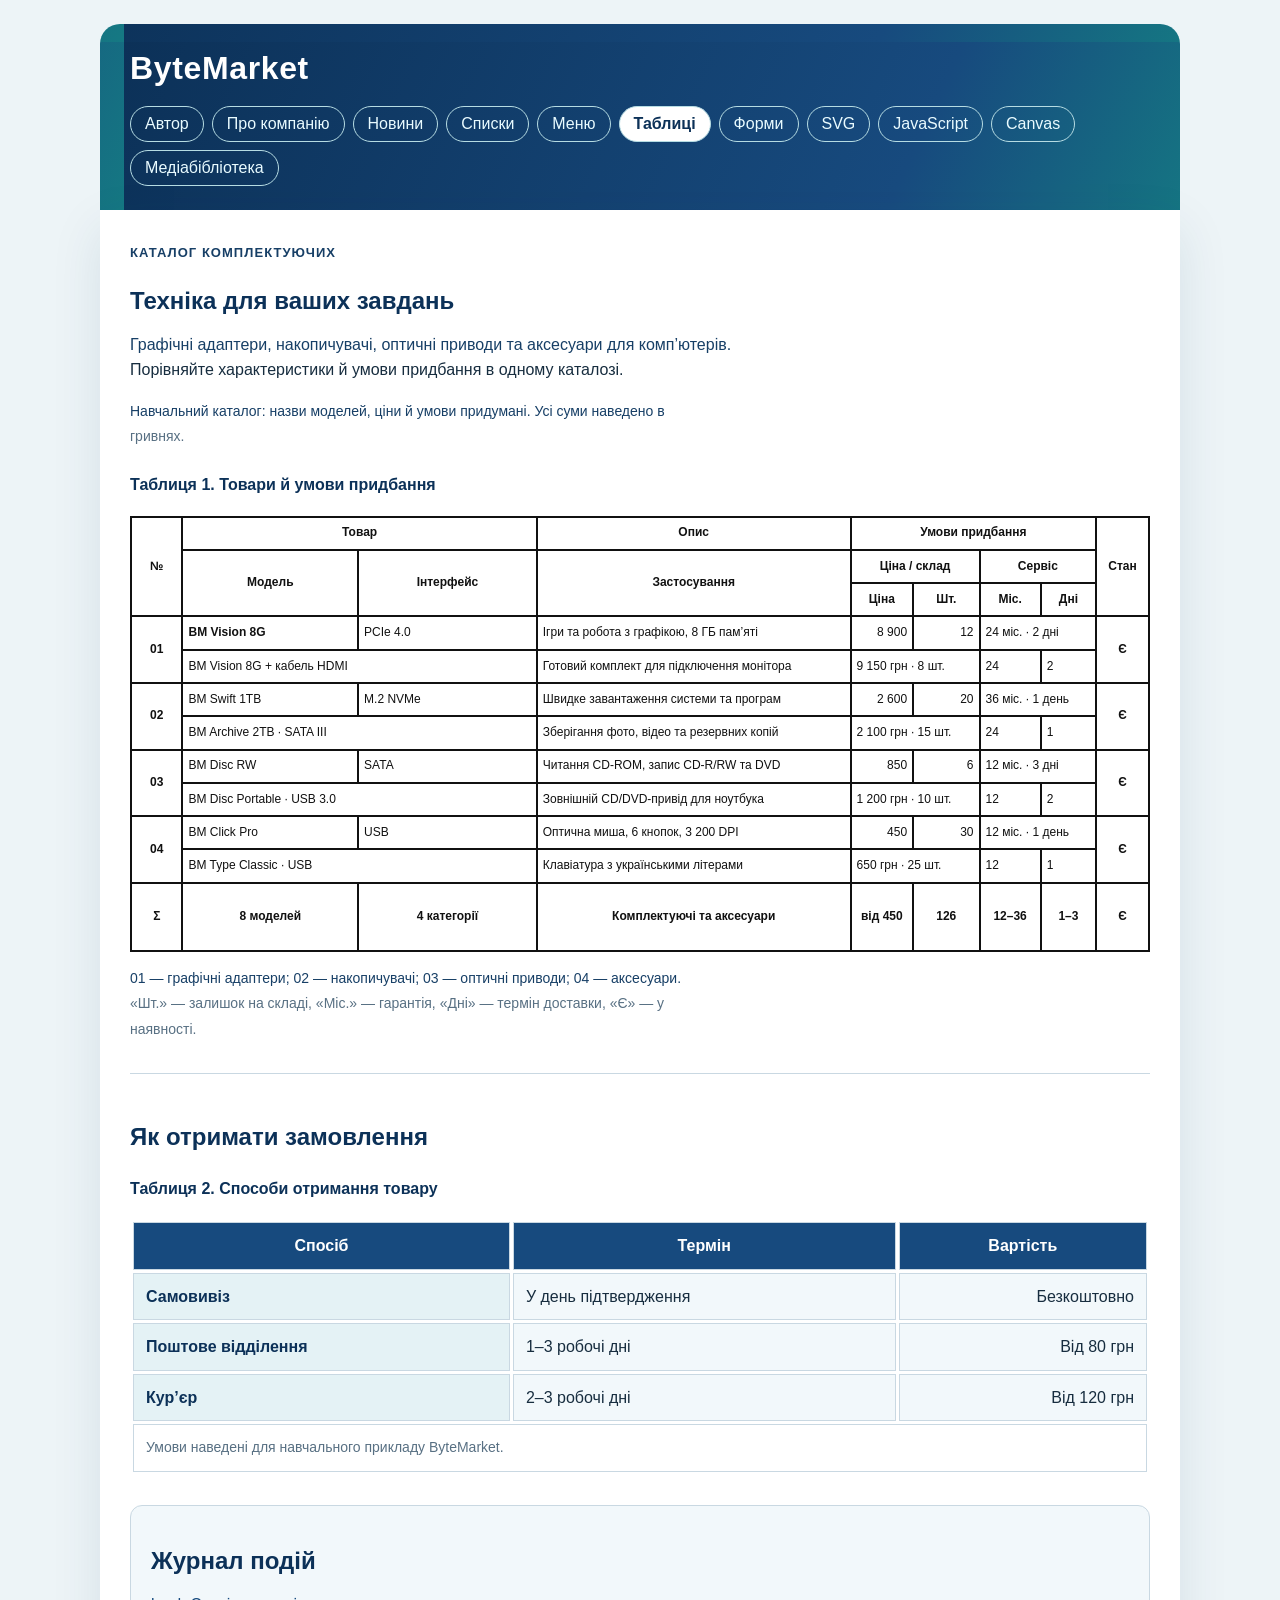
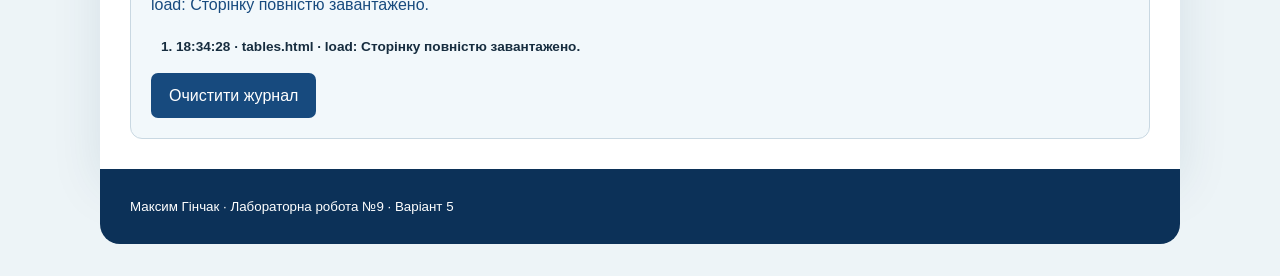
<file: tables.html>
<!DOCTYPE html>
<html lang="uk">
<head>
  <meta charset="UTF-8">
  <meta name="author" content="Максим Гінчак">
  <meta name="description" content="Таблиці товарів ByteMarket. Лабораторна робота №9, варіант 5.">
  <meta name="viewport" content="width=device-width, initial-scale=1.0">
  <title>ByteMarket — таблиці товарів</title>
  <link rel="icon" href="assets/images/favicon.svg" type="image/svg+xml">
  <link rel="stylesheet" href="assets/css/styles.css">
  <link rel="stylesheet" href="assets/css/tables.css">
  <link rel="stylesheet" href="assets/css/javascript.css">
  <script src="assets/js/events.js" defer></script>
</head>
<body>
  <header class="site-header">
    <h1>ByteMarket</h1>
    <nav id="site-navigation" aria-label="Головна навігація">
      <a href="index.html">Автор</a>
      <a href="company.html">Про компанію</a>
      <a href="news.html">Новини</a>
      <a href="lists.html">Списки</a>
      <a href="menu.html">Меню</a>
      <a class="active" aria-current="page" href="tables.html">Таблиці</a>
      <a href="forms.html">Форми</a>
      <a href="svg.html">SVG</a>
      <a href="javascript.html">JavaScript</a>
          <a href="canvas.html">Canvas</a>
          <a href="media.html">Медіабібліотека</a>
    </nav>
  </header>
  <main class="site-main">
    <section class="content-section" aria-labelledby="catalog-title">
      <p class="eyebrow">Каталог комплектуючих</p>
      <h2 id="catalog-title">Техніка для ваших завдань</h2>
      <p>Графічні адаптери, накопичувачі, оптичні приводи та аксесуари для комп’ютерів.
        Порівняйте характеристики й умови придбання в одному каталозі.</p>
      <p class="catalog-note">Навчальний каталог: назви моделей, ціни й умови придумані.
        Усі суми наведено в гривнях.</p>
      <div class="table-scroll schema-scroll" role="region" aria-label="Каталог товарів із об’єднаними комірками" tabindex="0">
        <table id="variant-five-table" class="variant-table" bgcolor="#ffffff" border="1" cellpadding="10" cellspacing="0" aria-describedby="catalog-key">
          <caption class="table-caption" lang="uk">Таблиця 1. Товари й умови придбання</caption>
          <colgroup>
            <col span="1" class="number-column" charoff="0">
            <col span="1" class="model-column">
            <col span="1" class="interface-column">
            <col span="1" class="description-column">
            <col span="1" class="price-column">
            <col span="1" class="stock-column">
            <col span="1" class="warranty-column">
            <col span="1" class="delivery-column">
            <col span="1" class="status-column">
          </colgroup>
          <thead id="catalog-head" class="table-head" char="," align="center" valign="middle">
            <tr title="Основні групи стовпців" align="center" char="," bgcolor="#ffffff">
              <th id="group" rowspan="3" scope="col" axis="category">№</th>
              <th id="product" colspan="2" scope="colgroup" axis="product">Товар</th>
              <th id="description" scope="col" axis="description">Опис</th>
              <th id="terms" colspan="4" scope="colgroup" axis="purchase">Умови придбання</th>
              <th id="status" rowspan="3" scope="col" axis="status">Стан</th>
            </tr>
            <tr title="Характеристики товарів та групи умов">
              <th id="model" rowspan="2" headers="product" scope="col" axis="model">Модель</th>
              <th id="interface" rowspan="2" headers="product" scope="col" axis="interface">Інтерфейс</th>
              <th id="purpose" rowspan="2" headers="description" scope="col" axis="purpose">Застосування</th>
              <th id="availability" colspan="2" headers="terms" scope="colgroup" axis="availability">Ціна / склад</th>
              <th id="service" colspan="2" headers="terms" scope="colgroup" axis="service">Сервіс</th>
            </tr>
            <tr title="Деталізація умов придбання">
              <th id="price" headers="terms availability" scope="col" axis="price">Ціна</th>
              <th id="stock" headers="terms availability" scope="col" axis="stock">Шт.</th>
              <th id="warranty" headers="terms service" scope="col" axis="warranty">Міс.</th>
              <th id="delivery" headers="terms service" scope="col" axis="delivery">Дні</th>
            </tr>
          </thead>
          <tbody id="catalog-body">
            <tr title="Графічні адаптери: стандартна комплектація" class="group-start">
              <th id="gpu" rowspan="2" scope="rowgroup">01</th>
              <td id="gpu-model" class="model-cell" style="font-weight: 700;" axis="model" headers="gpu model">BM Vision 8G</td>
              <td headers="gpu interface">PCIe 4.0</td>
              <td headers="gpu purpose">Ігри та робота з графікою, 8 ГБ пам’яті</td>
              <td class="numeric" headers="gpu price">8 900</td>
              <td class="numeric" headers="gpu stock">12</td>
              <td colspan="2" headers="gpu warranty delivery">24 міс. · 2 дні</td>
              <td rowspan="2" headers="gpu status" class="status-cell">Є</td>
            </tr>
            <tr title="Графічні адаптери: комплект із кабелем">
              <td colspan="2" headers="gpu model interface">BM Vision 8G + кабель HDMI</td>
              <td headers="gpu purpose">Готовий комплект для підключення монітора</td>
              <td colspan="2" headers="gpu price stock">9 150 грн · 8 шт.</td>
              <td headers="gpu warranty">24</td>
              <td headers="gpu delivery">2</td>
            </tr>
            <tr title="Накопичувачі: твердотільний диск" class="group-start">
              <th id="storage" rowspan="2" scope="rowgroup">02</th>
              <td headers="storage model">BM Swift 1TB</td>
              <td headers="storage interface">M.2 NVMe</td>
              <td headers="storage purpose">Швидке завантаження системи та програм</td>
              <td class="numeric" headers="storage price">2 600</td>
              <td class="numeric" headers="storage stock">20</td>
              <td colspan="2" headers="storage warranty delivery">36 міс. · 1 день</td>
              <td rowspan="2" headers="storage status" class="status-cell">Є</td>
            </tr>
            <tr title="Накопичувачі: жорсткий диск">
              <td colspan="2" headers="storage model interface">BM Archive 2TB · SATA III</td>
              <td headers="storage purpose">Зберігання фото, відео та резервних копій</td>
              <td colspan="2" headers="storage price stock">2 100 грн · 15 шт.</td>
              <td headers="storage warranty">24</td>
              <td headers="storage delivery">1</td>
            </tr>
            <tr title="Оптичні приводи: внутрішня модель" class="group-start">
              <th id="optical" rowspan="2" scope="rowgroup">03</th>
              <td headers="optical model">BM Disc RW</td>
              <td headers="optical interface">SATA</td>
              <td headers="optical purpose">Читання CD-ROM, запис CD-R/RW та DVD</td>
              <td class="numeric" headers="optical price">850</td>
              <td class="numeric" headers="optical stock">6</td>
              <td colspan="2" headers="optical warranty delivery">12 міс. · 3 дні</td>
              <td rowspan="2" headers="optical status" class="status-cell">Є</td>
            </tr>
            <tr title="Оптичні приводи: зовнішня модель">
              <td colspan="2" headers="optical model interface">BM Disc Portable · USB 3.0</td>
              <td headers="optical purpose">Зовнішній CD/DVD-привід для ноутбука</td>
              <td colspan="2" headers="optical price stock">1 200 грн · 10 шт.</td>
              <td headers="optical warranty">12</td>
              <td headers="optical delivery">2</td>
            </tr>
            <tr title="Аксесуари: миша" class="group-start">
              <th id="accessories" rowspan="2" scope="rowgroup">04</th>
              <td headers="accessories model">BM Click Pro</td>
              <td headers="accessories interface">USB</td>
              <td headers="accessories purpose">Оптична миша, 6 кнопок, 3 200 DPI</td>
              <td class="numeric" headers="accessories price">450</td>
              <td class="numeric" headers="accessories stock">30</td>
              <td colspan="2" headers="accessories warranty delivery">12 міс. · 1 день</td>
              <td rowspan="2" headers="accessories status" class="status-cell">Є</td>
            </tr>
            <tr title="Аксесуари: клавіатура">
              <td colspan="2" headers="accessories model interface">BM Type Classic · USB</td>
              <td headers="accessories purpose">Клавіатура з українськими літерами</td>
              <td colspan="2" headers="accessories price stock">650 грн · 25 шт.</td>
              <td headers="accessories warranty">12</td>
              <td headers="accessories delivery">1</td>
            </tr>
          </tbody>
          <tfoot>
            <tr title="Підсумкові дані каталогу">
              <th scope="row" aria-label="Підсумок">Σ</th>
              <td headers="model">8 моделей</td>
              <td headers="interface">4 категорії</td>
              <td headers="purpose">Комплектуючі та аксесуари</td>
              <td headers="price">від 450</td>
              <td headers="stock">126</td>
              <td headers="warranty">12–36</td>
              <td headers="delivery">1–3</td>
              <td headers="status">Є</td>
            </tr>
          </tfoot>
        </table>
      </div>
      <p id="catalog-key" class="catalog-note">01 — графічні адаптери; 02 — накопичувачі;
        03 — оптичні приводи; 04 — аксесуари. «Шт.» — залишок на складі,
        «Міс.» — гарантія, «Дні» — термін доставки, «Є» — у наявності.</p>
    </section>
    <section class="content-section" aria-labelledby="delivery-title">
      <h2 id="delivery-title">Як отримати замовлення</h2>
      <div class="table-scroll" role="region" aria-label="Варіанти доставки" tabindex="0">
        <table id="delivery-table" class="delivery-table">
          <caption class="table-caption" lang="uk">Таблиця 2. Способи отримання товару</caption>
          <colgroup><col span="1"><col span="2" class="delivery-details"></colgroup>
          <thead id="delivery-head" class="table-head">
            <tr title="Умови отримання"><th scope="col">Спосіб</th><th scope="col">Термін</th><th scope="col">Вартість</th></tr>
          </thead>
          <tbody>
            <tr title="Самовивіз із магазину"><th scope="row">Самовивіз</th><td>У день підтвердження</td><td class="numeric">Безкоштовно</td></tr>
            <tr title="Доставка у відділення"><th scope="row">Поштове відділення</th><td>1–3 робочі дні</td><td class="numeric">Від 80 грн</td></tr>
            <tr title="Кур’єрська доставка"><th scope="row">Кур’єр</th><td>2–3 робочі дні</td><td class="numeric">Від 120 грн</td></tr>
          </tbody>
          <tfoot><tr><td colspan="3">Умови наведені для навчального прикладу ByteMarket.</td></tr></tfoot>
        </table>
      </div>
    </section>
    <aside class="interaction-panel" aria-label="Журнал подій">
      <h2>Журнал подій</h2>
      <p id="interaction-status" role="status">Взаємодійте зі сторінкою, щоб побачити повідомлення.</p>
      <ol id="event-log" aria-label="Останні 40 подій"></ol>
      <button id="clear-events" type="button">Очистити журнал</button>
    </aside>
  </main>
  <footer class="site-footer"><small>Максим Гінчак · Лабораторна робота №9 · Варіант 5</small></footer>
</body>
</html>
</file>
<file: assets/css/styles.css>
/* Лабораторна робота №6, варіант 5. Спільне оформлення ByteMarket. */
:root {
  color-scheme: light;
  --ink: #172d3f;
  --blue: #174a7e;
  --blue-dark: #0c3158;
  --aqua: #67d6c0;
  --paper: #ffffff;
  --muted: #587083;
  --line: #c9d8e2;
}

html { scroll-behavior: smooth; }
body {
  box-sizing: border-box;
  width: min(100% - 32px, 1080px);
  min-width: 280px;
  min-height: 100vh;
  margin: 0 auto;
  padding: 24px 0 32px;
  color: var(--ink);
  background-color: #edf4f7;
  background-image: url("../images/graphics-card.jpg");
  background-attachment: scroll;
  background-position: right top;
  background-size: 0 0; /* Локальне зображення підключене, але не заважає читанню. */
  font-family: -apple-system, BlinkMacSystemFont, "Segoe UI", Arial, sans-serif;
  line-height: 160%;
  direction: ltr;
  unicode-bidi: normal;
}

.site-header,
.site-footer {
  padding: 24px 30px;
  color: white;
  background-color: var(--blue-dark);
}
.site-header {
  border-radius: 20px 20px 0 0;
  background-image: linear-gradient(115deg, #0c3158, #174a7e 72%, #157983);
  background-position: 24px 18px;
  background-attachment: scroll;
}
.site-header h1 { margin: 0 0 18px; color: white; letter-spacing: .02em; }
.site-footer { border-radius: 0 0 20px 20px; }
.site-footer a { color: white; }

nav { display: flex; flex-wrap: wrap; gap: 8px; }
nav a {
  display: inline;
  padding: 8px 14px;
  border: 1px solid #b6dce3;
  border-radius: 999px;
  color: #e9fbff;
  text-decoration: none;
  line-height: normal;
}
nav a.active { background: white; color: var(--blue-dark); font-weight: 700; }
nav a:hover, nav a:focus-visible { background: #d8f9f2; color: var(--blue-dark); outline: 2px solid var(--aqua); }

.site-main {
  padding: 30px;
  background: var(--paper);
  box-shadow: 0 18px 48px #163e591a;
}
.content-section { margin-bottom: 30px; }
.content-section + .content-section { border-top: 1px solid var(--line); padding-top: 28px; }
.content-section p { max-width: 74ch; }
.content-section p:first-line { color: #173f66; }
.intro-note:first-letter { color: #157983; font-size: 1.45em; font-weight: 700; }

h1, h2, h3, h4, h5 { line-height: 1.25; }
h2, h3, h4, h5 { color: var(--blue-dark); }
h2 { margin-bottom: 16px; }
section h2 + p { margin-top: 0; } /* сусідній селектор */
article p + p { padding-top: 5px; }
ul li:first-child { font-weight: 700; }
ul li:last-child { margin-bottom: 0; }
article:last-of-type { margin-bottom: 28px; }
:lang(uk) { quotes: "«" "»"; }

img { max-width: 100%; height: auto; }
.main-image {
  display: block;
  width: min(100%, 600px);
  max-height: 340px;
  object-fit: cover;
  object-position: center 42%;
  border: 3px solid #b6dce3;
  border-radius: 14px;
}
#news-image { height: 300px; }

/* Селектори атрибутів із завдання. */
img[alt] { background-color: #e8f1f5; }
a[href="company.html"] { text-underline-offset: 3px; }
article[class~="story"] { border-left-color: #157983; }
input:enabled, select:enabled, button:enabled { cursor: pointer; }
p:empty { display: none; }

.card, .news, .intro-note {
  padding: 18px 20px;
  border: 1px solid var(--line);
  border-radius: 12px;
  background-color: #f6fbfd;
}
.news {
  margin-bottom: 14px;
  border-left: 5px solid #157983;
  overflow: visible;
}
.news h2 { margin-top: 0; }
.news p:last-child { margin-bottom: 0; }
.news .new-label { color: var(--blue-dark) !important; }
#news-note { clear: left; }
#news-note::first-line { font-weight: 600; }

/* Таблиця каталогу й демонстрація груп відображення таблиці. */
table { width: 100%; border-collapse: collapse; }
thead { display: table-header-group; }
tfoot { display: table-footer-group; }
caption { margin-bottom: 10px; font-weight: 700; text-align: left; }
th, td { padding: 10px 12px; border: 1px solid var(--line); text-align: left; }
th { color: white; background: var(--blue); }
tbody tr:nth-child(even) { background: #f2f8fb; }

form {
  max-width: 760px;
  padding: 20px;
  border: 1px solid var(--line);
  border-radius: 14px;
  background: #f6fbfd;
}
fieldset { margin: 0 0 16px; padding: 16px; border: 1px dashed #90afc1; border-radius: 10px; }
fieldset:last-of-type { margin-bottom: 20px; }
legend { padding: 0 7px; color: var(--blue-dark); font-weight: 700; }
label { display: block; margin-bottom: 12px; font-weight: 600; }
label:last-child { margin-bottom: 0; }
input, select {
  box-sizing: border-box;
  display: block;
  width: 100%;
  max-width: 500px;
  min-height: 40px;
  margin-top: 5px;
  padding: 8px 10px;
  border: 1px solid #88a8bb;
  border-radius: 7px;
  color: var(--ink);
  background: white;
  font: inherit;
}
input:focus-visible, select:focus-visible { outline: 3px solid #67d6c0; outline-color: #67d6c0; }
button {
  padding: 10px 18px;
  border: 0;
  border-radius: 7px;
  color: white;
  background: var(--blue);
  font: inherit;
}
button:hover { background: var(--blue-dark); }

pre { max-width: 100%; padding: 15px; overflow: auto; background: #edf4f7; }
address { font-style: normal; }
:where(a, button) { outline-offset: 3px; }

/* Навчальна частина: решта значень варіанта 5 показана на реальних блоках.
   display: compact і run-in — застарілі значення; сучасний браузер їх ігнорує.
   Тому для відповідних елементів наступна декларація задає працездатну заміну. */
.legacy-compact { display: compact; display: inline; }
.legacy-run-in { display: run-in; display: inline; }
.inline-table-sample { display: inline-table; }
.static-sample { position: static; z-index: auto; }
.fixed-sample { position: fixed; right: 12px; bottom: 12px; }
.float-sample { float: left; margin-right: 12px; }
.float-reset { float: none; clear: none; }
.clear-left { clear: left; }
.bidi-sample { unicode-bidi: bidi-override; direction: ltr; }
.sizing-sample { width: 100%; min-width: 12rem; height: 40px; min-height: 2rem; }
.sizing-percent { height: 50%; min-height: 25%; }
.spacing-sample {
  margin-right: auto;
  margin-bottom: auto;
  margin-left: auto;
  padding-right: 8px;
  padding-bottom: 8px;
  padding-left: 8px;
}
.spacing-fixed { margin-right: 10px; margin-bottom: 10px; margin-left: 10px; }
.border-thin { border-width: thin; border-right-width: thin; border-left-width: thin; }
.border-sized {
  border-width: 2px;
  border-right-width: 3px;
  border-left-width: 3px;
  border-bottom-color: #67d6c0;
  border-right-color: #174a7e;
  border-left-color: #174a7e;
}
.border-none { border-style: none; border-top-style: none; border-right-style: none; }
.border-groove { border-style: groove; border-top-style: groove; border-right-style: groove; }
.border-dashed { border-style: dashed; border-top-style: dashed; border-right-style: dashed; }
.border-ridge { border-style: ridge; border-top-style: ridge; border-right-style: ridge; }
.normal-line { line-height: normal; }
.percent-line { line-height: 150%; }
.align-baseline { vertical-align: baseline; }
.align-sub { vertical-align: sub; }
.align-text-bottom { vertical-align: text-bottom; }
.align-bottom { vertical-align: bottom; }
.scroll-sample { overflow: auto; }
.clip-sample { position: absolute; clip: rect(0, 100px, 30px, 0); }
.visible-sample { visibility: visible; }
.hidden-sample { visibility: hidden; }
.outline-sample { outline: 2px solid #67d6c0; outline-color: #67d6c0; }
.image-position-right { background-image: url("../images/graphics-card.jpg"); background-position: right; }
.image-position-percent { background-image: url("../images/graphics-card.jpg"); background-position: 25% 50%; }

@media (max-width: 660px) {
  body { width: 100%; padding: 0; }
  .site-header, .site-main, .site-footer { padding: 20px; border-radius: 0; }
  .site-main { overflow-x: auto; }
  th, td { padding: 8px; font-size: 14px; }
  nav a { display: inline-block; }
}

/* Оформлення, перенесене з HTML у спільний CSS. */
#author-title { text-align: center; }
.author-greeting { font-size: 18px; }
.author-interests { color: #333; }
.author-goals { font-size: 18px; text-align: left; }
.author-divider { height: 3px; border: 0; background-color: var(--blue); }
#company-quote { color: var(--blue); }
.new-label { color: var(--blue); font-weight: 700; }
#news-list { margin-top: 20px; }
#old-date { color: #777; }
#sale-name { font-size: 18px; }
.break-point { word-break: normal; }

/* Лабораторна №3: списки, меню та посилання. */
.eyebrow {
  margin: 0 0 8px;
  color: var(--muted);
  font-size: 13px;
  font-weight: 700;
  letter-spacing: .08em;
  text-transform: uppercase;
}

.catalog-list {
  list-style-type: square;
  list-style-image: url("../images/list-marker.svg");
  list-style-position: outside;
  padding-left: 28px;
}
.catalog-item { margin-bottom: 10px; padding-left: 7px; }
.catalog-item::marker { color: #157983; }

.steps-list { list-style: none; counter-reset: selection-step; padding-left: 0; }
.step-item {
  position: relative;
  min-height: 36px;
  margin: 0 0 14px;
  padding: 8px 10px 8px 52px;
  counter-increment: selection-step;
  background: #f6fbfd;
  border: 1px solid var(--line);
  border-radius: 9px;
}
.step-item::before {
  content: counter(selection-step);
  position: absolute;
  left: 12px;
  top: 6px;
  width: 30px;
  height: 30px;
  border-radius: 50%;
  color: white;
  background: var(--blue);
  text-align: center;
  line-height: 30px;
  font-weight: 700;
}
.terms-list { max-width: 800px; }
.terms-list dt { margin-top: 14px; color: var(--blue-dark); font-weight: 700; }
.terms-list dd { margin: 3px 0 0 22px; padding-bottom: 8px; border-bottom: 1px solid var(--line); }
.list-callout { padding: 16px 20px; border-left: 4px solid #157983; background: #f6fbfd; }
.list-callout h2 { margin-top: 0; }

.project-menu, .resource-menu {
  display: grid;
  gap: 10px;
  padding: 0;
  list-style: none;
}
.project-menu { grid-template-columns: repeat(auto-fit, minmax(180px, 1fr)); }
.project-menu li { margin: 0; }
.project-menu a, .resource-menu a {
  display: block;
  padding: 12px 15px;
  border: 1px solid var(--line);
  border-radius: 9px;
  background: #f6fbfd;
  color: var(--blue-dark);
  text-decoration: none;
  font-weight: 600;
}
.project-menu a:hover, .resource-menu a:hover { background: #e3f5f2; text-decoration: underline; }
#section-navigation { margin: 16px 0; }
#section-navigation a { color: var(--blue-dark); border-color: var(--line); }
.legacy-menu-item { list-style: none; }
.legacy-note { color: var(--muted); font-size: 14px; }
.store-marquee {
  display: block;
  padding: 12px;
  border: 1px dashed #90afc1;
  border-radius: 8px;
  background: #f2f8fb;
}
@media (prefers-reduced-motion: reduce) {
  html { scroll-behavior: auto; }
  .store-marquee { scroll-behavior: auto; }
}
</file>
<file: assets/css/javascript.css>
.task-intro { padding: 20px; border-left: 5px solid #157983; background: #e8f8f4; border-radius: 10px; }
.task-section { margin: 28px 0; padding-top: 12px; border-top: 1px solid var(--line); }
.task-label { color: #157983; font-weight: 700; font-size: .85rem; letter-spacing: .05em; }
.task-section form { max-width: none; box-sizing: border-box; }
.task-section textarea { display: block; box-sizing: border-box; width: 100%; padding: 12px; margin-top: 7px; border: 1px solid #88a8bb; border-radius: 8px; font: inherit; resize: vertical; color: var(--ink); background: white; }
.task-section textarea[readonly] { font-family: ui-monospace, monospace; font-size: .87rem; background: #eef4f8; }
.task-section code, .task-intro code { overflow-wrap: anywhere; }
.task-actions { display: flex; gap: 10px; flex-wrap: wrap; margin: 15px 0; }
button { font: inherit; }
button:disabled { opacity: .55; cursor: default; }
.event-text { cursor: pointer; border-radius: 4px; transition: background-color .15s, color .15s; }
.event-text:focus-visible, .event-image:focus-visible { outline: 3px solid #157983; outline-offset: 4px; }
.event-hover { background: #c9f6ea; color: #0c3158; }
.event-selected { box-shadow: inset 0 -4px #efb457; }
.event-alternate { color: #98421b !important; font-style: italic; }
.event-pressed { opacity: .65; }
.interaction-panel { margin: 28px 0 0; padding: 20px; border: 1px solid var(--line); border-radius: 12px; background: #f2f8fb; }
.interaction-panel ol { max-height: 210px; overflow-y: auto; padding-left: 25px; font-size: .85rem; overflow-wrap: anywhere; }
.interaction-panel li:first-child { font-weight: 600; }
#interaction-status { min-height: 1.6em; color: #174a7e; }
.image-demos { display: grid; grid-template-columns: 1fr 1fr; gap: 20px; }
.image-demos figure { margin: 0; padding: 14px; border: 1px solid var(--line); border-radius: 12px; overflow: hidden; }
.image-demos img { display: block; width: 100%; height: 180px; object-fit: contain; }
.image-demos figcaption { margin-top: 12px; }
.event-image { cursor: pointer; transition: transform .2s, filter .2s; }
.event-image:hover { filter: saturate(1.5); }
.event-image.image-selected { transform: scale(1.03); filter: contrast(1.1) saturate(1.4); outline: 4px solid #157983; outline-offset: -4px; }
.event-image.image-selected:hover { transform: scale(1.03); }
@media (max-width: 600px) { .image-demos { grid-template-columns: 1fr; } .task-section form, .interaction-panel { padding: 14px; } }
@media (prefers-reduced-motion: reduce) { .event-text, .event-image { transition: none; } }
@media print { .site-header nav, .task-actions, #clear-events { display: none; } .interaction-panel ol { max-height: none; } }
</file>
<file: assets/css/canvas.css>
.canvas-frame { margin: 24px 0; border: 1px solid var(--line); border-radius: 12px; overflow: hidden; background: white; }
#drawing-canvas { display: block; width: 100%; height: auto; aspect-ratio: 780 / 540; }
.canvas-frame figcaption { padding: 12px 18px; background: #f2f8fb; }
.canvas-fields { display: grid; grid-template-columns: repeat(2, 1fr); gap: 12px 20px; }
#canvas-controls { max-width: none; box-sizing: border-box; }
#canvas-controls input, #canvas-controls select { max-width: none; }
#canvas-status { min-height: 1.6em; padding: 12px; background: #e8f8f4; border-radius: 8px; }
@media (max-width: 600px) { .canvas-fields { grid-template-columns: 1fr; } }
</file>
<file: assets/css/forms.css>
.order-form { max-width: none; font-family: sans-serif; }
.order-form fieldset { min-width: 0; border-style: solid; }
.order-form legend { font-family: "Lucida Sans Unicode", sans-serif; font-variant: small-caps; font-size: 17px; }
.form-intro { text-indent: 2%; }
.required-note { font-size: 14px; font-weight: 600; }
.form-grid { display: grid; grid-template-columns: repeat(2, minmax(0, 1fr)); gap: 18px 24px; }
.order-form label { margin: 0 0 6px; font-size: 14px; }
.order-form input, .order-form select { max-width: none; margin-top: 0; min-width: 0; }
.order-form input:enabled:not([type="submit"]):not([type="image"]):not([type="checkbox"]) { cursor: text; }
.field small { display: block; margin-top: 6px; color: var(--muted); font-size: 12px; line-height: 1.5; }
.request-text, .disabled-text { box-sizing: border-box; width: 100%; padding: 10px; border: 1px solid #88a8bb; border-radius: 7px; font: inherit; color: var(--ink); background: white; }
.request-text:focus-visible { outline: 3px solid var(--aqua); }
.order-form .check-label { display: flex; align-items: center; gap: 9px; margin-top: 16px; font-weight: 400; }
.order-form input[type="checkbox"] { flex: 0 0 auto; width: 18px; height: 18px; min-height: 18px; margin: 0; padding: 0; accent-color: #174a7e; }
.total-card { padding: 12px 16px; border: 1px solid var(--line); border-radius: 8px; background: white; }
.total-card > span { font-size: 13px; }
.total-card output { display: block; margin-bottom: 12px; font-size: 24px; font-weight: 900; line-height: 1.3; }
progress, meter { display: block; width: 100%; height: 16px; accent-color: #157983; }
.completion-panel { margin: 16px 0; }
#validation-status { margin-bottom: 0; font-size: 14px; color: #963c24; }
.form-actions { display: flex; flex-wrap: wrap; align-items: center; gap: 10px; }
.form-actions input[type="submit"] { width: auto; margin: 0; padding: 10px 18px; border: 0; color: white; background: var(--blue); }
.form-actions button { background: #dbeaf2; color: var(--blue-dark); }
.form-actions input[type="image"] { width: 180px; height: 42px; min-height: 0; margin: 0; padding: 0; border: 0; border-radius: 7px; background: none; }
button:disabled, input:disabled { cursor: not-allowed; opacity: .65; }
.order-result { margin-top: 24px; padding: 18px 22px; border: 1px solid #80b39e; border-radius: 12px; background: #eff9f3; }
.order-result h3 { margin-top: 0; }
.order-result dl { display: grid; grid-template-columns: 150px minmax(0, 1fr); gap: 7px 16px; margin-bottom: 0; }
.order-result dt { font-weight: 700; }
.order-result dd { margin: 0; overflow-wrap: anywhere; }
.typography-intro { text-indent: 3%; letter-spacing: .03em; }
.learning-summary { cursor: pointer; padding: 12px 0; text-decoration: underline; text-underline-offset: 4px; }
.typography-samples { padding: 16px 20px; border: 1px solid var(--line); border-radius: 10px; }
.family-sans { font-family: sans-serif; font-weight: 900; }
.family-lucida { font-family: "Lucida Sans Unicode", sans-serif; font-weight: lighter; }
.family-regular { font-family: "Lucida Sans Regular", sans-serif; font-variant: small-caps; font-style: normal; }
.family-geneva { font-family: Geneva, sans-serif; font-stretch: semi-condensed; }
.family-narrow { font-family: "Arial Narrow", sans-serif; font-stretch: extra-expanded; text-transform: capitalize; }
.system-font { font: icon; }
.preformatted-sample { white-space: pre; font-size: 14px; letter-spacing: .04em; }
.typography-samples button { margin-top: 12px; }
@page { size: auto; marks: cross; margin: 18mm; }
@media print {
  .site-header nav, .form-actions { display: none; }
  .order-form fieldset, .order-result { page-break-inside: avoid; break-inside: avoid; }
  .typography-section { page-break-before: always; break-before: page; }
  p { orphans: 3; widows: 3; }
  .site-main { box-shadow: none; }
}
@media speech {
  .legacy-speech { volume: 50%; cue-after: url("../audio/notice.wav"); cue: url("../audio/notice.wav") url("../audio/notice.wav"); pause-before: 300ms; play-during: url("../audio/notice.wav") mix repeat; azimuth: left-side; elevation: higher; speech-rate: fast; richness: 60; pitch: x-low; voice-family: male; speak: spell-out; speak-punctuation: code; }
  .family-lucida { volume: loud; azimuth: right; speech-rate: slow; }
}
@media (max-width: 660px) {
  .form-grid { grid-template-columns: minmax(0, 1fr); gap: 16px; }
  .order-form { padding: 14px; }
  .order-form fieldset { padding: 12px; }
  .order-form legend { font-size: 15px; }
  .form-actions { flex-direction: column; align-items: stretch; }
  .form-actions input[type="submit"], .form-actions input[type="image"] { width: 100%; }
  .order-result dl { grid-template-columns: minmax(0, 1fr); gap: 4px; }
  .order-result dd { margin-bottom: 10px; }
  .typography-samples { padding: 12px; }
}
</file>
<file: assets/css/media.css>
.media-section { margin: 28px 0; padding-top: 16px; border-top: 1px solid var(--line); }
.media-section form { box-sizing: border-box; max-width: none; }
.media-section select { max-width: none; }
.media-section figure { margin: 20px 0; padding: 18px; border: 1px solid var(--line); border-radius: 12px; background: #f2f8fb; }
.media-section audio, .media-section video { display: block; width: 100%; }
.media-section video { aspect-ratio: 3 / 2; background: #0c3158; height: auto; }
.media-section figcaption { margin-top: 14px; }
.media-status { min-height: 1.6em; color: #174a7e; }
</file>
<file: assets/css/svg.css>
.section-links { display: flex; flex-wrap: wrap; gap: 10px 22px; }
.section-links a { text-underline-offset: 4px; }
.svg-figure { margin: 18px 0; padding: 16px; border: 1px solid var(--line); border-radius: 10px; background: white; }
.svg-figure > svg { display: block; width: 100%; max-width: 780px; height: auto; margin: 0 auto; }
.svg-figure figcaption { padding-top: 12px; color: var(--muted); font-size: 14px; text-align: center; }
.animation-controls { display: flex; flex-wrap: wrap; align-items: center; gap: 12px; }
.animation-controls button { min-width: 110px; }
.animation-controls button:disabled { cursor: not-allowed; opacity: .6; }
#animation-status { font-size: 14px; color: var(--muted); }
.animation-key { display: grid; grid-template-columns: 150px minmax(0, 1fr); gap: 8px 16px; }
.animation-key dt { font-weight: 700; color: var(--blue-dark); }
.animation-key dd { margin: 0; }
.embedding-grid { display: grid; grid-template-columns: repeat(3, minmax(0, 1fr)); gap: 16px; }
.embedding-card { min-width: 0; margin: 0; padding: 12px; border: 1px solid var(--line); border-radius: 8px; }
.embedding-card figcaption { font-weight: 700; color: var(--blue-dark); margin-bottom: 10px; }
.embedding-card object, .embedding-card embed, .embedding-card iframe { display: block; width: 100%; height: auto; aspect-ratio: 780 / 540; border: 0; background: white; }
@media (max-width: 660px) {
  .embedding-grid { grid-template-columns: minmax(0, 1fr); }
  .animation-key { grid-template-columns: minmax(0, 1fr); gap: 3px; }
  .animation-key dd { margin-bottom: 10px; }
  .svg-figure { padding: 5px; }
}
@media print {
  .animation-controls, .section-links { display: none; }
  .svg-figure { break-inside: avoid; }
  .embedding-grid { grid-template-columns: minmax(0, 1fr); }
}
</file>
<file: assets/css/tables.css>
.catalog-note { color: var(--muted); font-size: 14px; }
.table-scroll { max-width: 100%; overflow-x: auto; }
.table-scroll:focus-visible { outline: 3px solid var(--aqua); outline-offset: 4px; }
.table-caption { caption-side: top; padding: 8px 0; color: var(--blue-dark); }
.schema-scroll { container-type: inline-size; }
.variant-table {
  --schema-row-height: max(30.03px, 3.264cqw);
  min-width: 920px;
  table-layout: fixed;
  border: 2px solid #111;
  border-collapse: collapse;
  border-spacing: 0;
  background-color: white;
  empty-cells: show;
}
.variant-table .number-column { width: 5.05837%; }
.variant-table .model-column { width: 17.25032%; }
.variant-table .interface-column { width: 17.55296%; }
.variant-table .description-column { width: 30.82577%; }
.variant-table .price-column { width: 6.13921%; }
.variant-table .stock-column { width: 6.52832%; }
.variant-table .warranty-column { width: 6.00951%; }
.variant-table .delivery-column { width: 5.44747%; }
.variant-table .status-column { width: 5.18807%; }
.variant-table tr { height: var(--schema-row-height); background: white; }
.variant-table tfoot tr { height: calc(var(--schema-row-height) * 2.05); }
.variant-table th, .variant-table td {
  padding: 3px 5px;
  border: 2px solid #111;
  color: #111;
  background: white;
  vertical-align: middle;
  font-size: 12px;
  line-height: 1.3;
}
.table-head { text-align: center; vertical-align: middle; }
.table-head th { text-align: center; }
.variant-table tbody th, .variant-table .status-cell { text-align: center; }
.variant-table .status-cell { font-weight: 700; }
.numeric { text-align: right; font-variant-numeric: tabular-nums; white-space: nowrap; }
.variant-table tfoot td, .variant-table tfoot th { text-align: center; font-weight: 600; }
.delivery-table { min-width: 540px; border-collapse: separate; border-spacing: 3px; empty-cells: show; }
.delivery-table .delivery-details { background: #f2f8fb; }
.delivery-table tbody th { color: var(--blue-dark); background: #e4f2f5; }
.delivery-table tfoot td { color: var(--muted); font-size: 14px; }
@media (max-width: 660px) {
  .site-main { overflow-x: visible; }
  .table-scroll { margin-bottom: 12px; }
}
@media print {
  body { width: 100%; background: white; padding: 0; }
  nav { display: none; }
  .site-header, .site-main, .site-footer { padding: 12px; border-radius: 0; box-shadow: none; }
  .table-scroll { overflow: visible; }
  .variant-table { --schema-row-height: 24px; }
  .variant-table, .delivery-table { min-width: 0; }
  .variant-table th, .variant-table td { padding: 4px; font-size: 9px; }
  tr { break-inside: avoid; }
}
</file>
